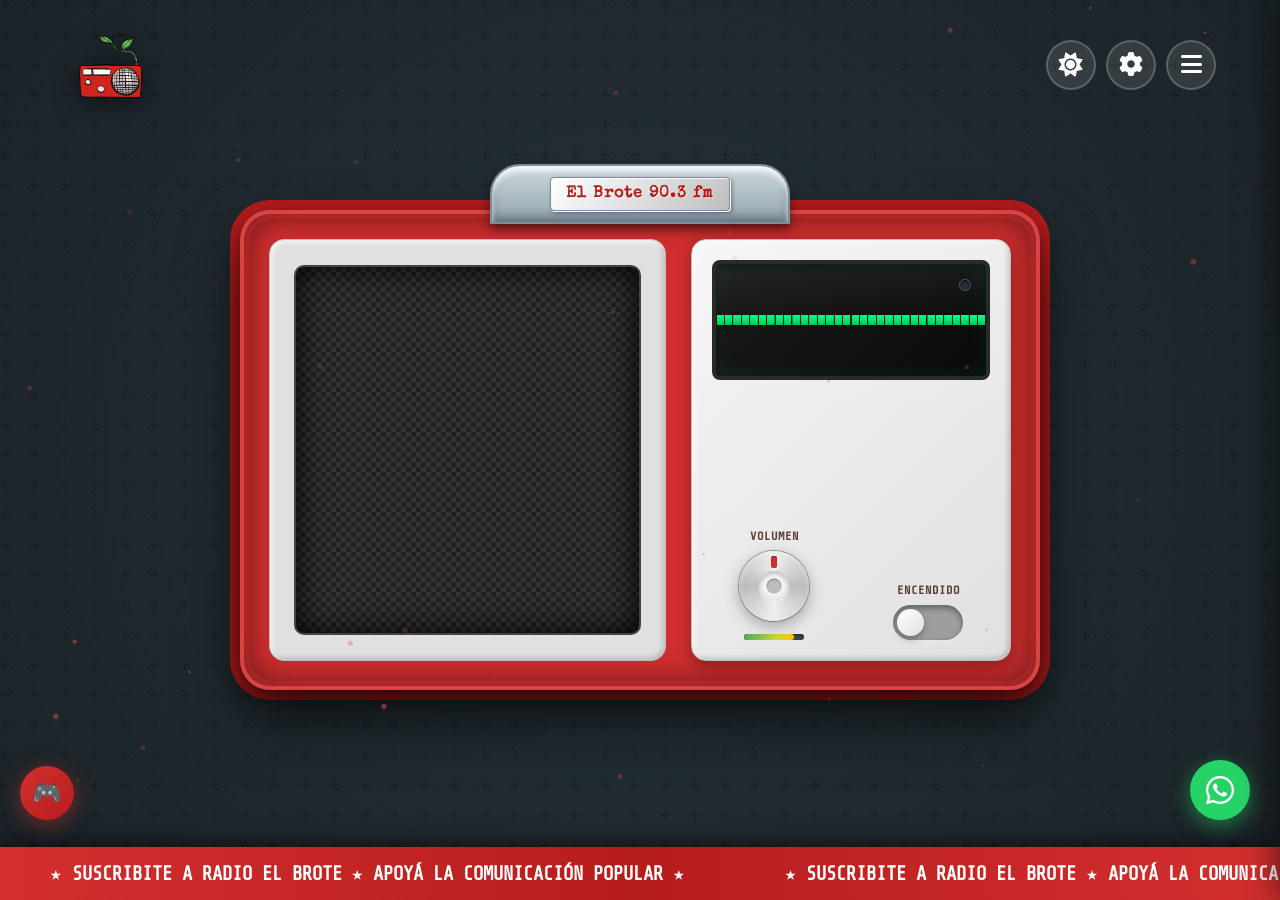
<file: index.html>
<!DOCTYPE html>
<html lang="es">
<head>
    <meta charset="UTF-8">
    <meta name="viewport" content="width=device-width, initial-scale=1.0">
    <meta name="description" content="Radio Comunitaria El Brote 90.3 FM - Comunicación Popular desde Villa Ciudad Parque">
    <meta name="keywords" content="radio comunitaria, el brote, 90.3 FM, Villa Ciudad Parque, comunicación popular, radio online">
    <meta name="author" content="nmftSTUDIO">
    <meta name="theme-color" content="#d32f2f">

    <!-- Open Graph -->
    <meta property="og:type" content="website">
    <meta property="og:url" content="https://elbrote.org/">
    <meta property="og:title" content="Radio Comunitaria El Brote - 90.3 FM">
    <meta property="og:description" content="Escuchá Radio El Brote en vivo. Comunicación Popular desde Villa Ciudad Parque">
    <meta property="og:image" content="https://elbrote.org/wp-content/uploads/2025/08/radio-comunitaria-elbrote-3.png">

    <!-- Twitter -->
    <meta property="twitter:card" content="summary_large_image">
    <meta property="twitter:url" content="https://elbrote.org/">
    <meta property="twitter:title" content="Radio Comunitaria El Brote - 90.3 FM">
    <meta property="twitter:description" content="Escuchá Radio El Brote en vivo. Comunicación Popular">
    <meta property="twitter:image" content="https://elbrote.org/wp-content/uploads/2025/08/radio-comunitaria-elbrote-3.png">

    <title>Radio Comunitaria El Brote - 90.3 FM</title>

    <!-- Fuentes -->
    <link href="https://fonts.googleapis.com/css2?family=Share+Tech+Mono&family=Special+Elite&display=swap" rel="stylesheet">
    <link rel="stylesheet" href="https://cdnjs.cloudflare.com/ajax/libs/font-awesome/6.4.0/css/all.min.css">

    <!-- Estilos propios -->
    <link rel="stylesheet" href="styles.css">
</head>

<body>

    <audio id="radio-stream" preload="none" crossorigin="anonymous">
        <source src="https://radios.solumedia.com:6260/stream" type="audio/mpeg">
        Tu navegador no soporta el elemento de audio.
    </audio>

    <canvas id="particles"></canvas>
    <div class="vintage-overlay"></div>

    <header>
        <div class="logo-area">
            <div class="logo-container">
                <a href="https://elbrote.org/" target="_blank" rel="noopener noreferrer"
                   style="text-decoration:none;display:block;background:transparent;">
                    <img src="LOGO.png" alt="Radio Comunitaria El Brote" class="logo-image" onerror="this.style.display='none'">
                </a>
            </div>
        </div>
        <div class="header-buttons">
            <button id="theme-toggle" aria-label="Cambiar tema" title="Cambiar tema">
                <i class="fas fa-moon"></i>
            </button>
            <button id="settings-btn" aria-label="Configuración" title="Configuración">
                <i class="fas fa-cog"></i>
            </button>
            <button id="menu-btn" aria-label="Menu" title="Menu">
                <i class="fas fa-bars"></i>
            </button>
        </div>
    </header>

    <!-- Indicador de conexión -->
    <div class="connection-indicator" id="connection-indicator">
        <div class="connection-dot" id="connection-dot"></div>
        <div class="connection-text">
            <div class="connection-status" id="connection-status">Conectando...</div>
            <div class="connection-stats" id="connection-stats">Cargando...</div>
            <div class="buffer-indicator">
                <div class="buffer-fill" id="buffer-fill"></div>
            </div>
        </div>
    </div>

    <main id="radio-container">
        <div class="radio-case">
            <div class="handle">
                <div class="logo-badge">El Brote 90.3 fm</div>
            </div>
            <div class="speaker-grill">
                <div class="mesh"></div>
            </div>
            <div class="control-panel">
                <div class="visualizer-display">
                    <canvas id="visualizer"></canvas>
                    <div class="visualizer-overlay">
                        <div class="frequency-label">90.3 FM</div>
                    </div>
                    <div class="on-light" id="on-light"></div>
                </div>
                <div class="knobs">
                    <div class="knob-group">
                        <label>VOLUMEN</label>
                        <div class="knob" id="volume-knob">
                            <div class="marker"></div>
                            <div class="knob-center"></div>
                        </div>
                        <div class="volume-indicator">
                            <div class="volume-bar" id="volume-bar"></div>
                        </div>
                    </div>
                    <div class="switch-group">
                        <label>ENCENDIDO</label>
                        <div class="toggle-switch" id="power-switch">
                            <div class="switch-lever"></div>
                        </div>
                    </div>
                </div>
            </div>
        </div>
    </main>

    <!-- Marquee -->
    <div class="marquee-container">
        <div class="marquee-content">
            <a href="https://elbrote.org/suscripcion" target="_blank">★ SUSCRIBITE A RADIO EL BROTE ★ APOYÁ LA COMUNICACIÓN POPULAR ★</a>
            <a href="https://elbrote.org/suscripcion" target="_blank">★ SUSCRIBITE A RADIO EL BROTE ★ APOYÁ LA COMUNICACIÓN POPULAR ★</a>
            <a href="https://elbrote.org/suscripcion" target="_blank">★ SUSCRIBITE A RADIO EL BROTE ★ APOYÁ LA COMUNICACIÓN POPULAR ★</a>
        </div>
    </div>

    <!-- Menú overlay -->
    <nav id="menu-overlay" class="hidden">
        <button id="close-menu" aria-label="Cerrar"><i class="fas fa-times"></i></button>
        <ul>
            <li><a href="https://elbrote.org/portal-de-noticias/" target="_blank" class="nav-item">NOTICIAS</a></li>
            <li><a href="https://elbrote.org/grilla-programacion/" target="_blank" class="nav-item">GRILLA</a></li>
            <li><a href="https://elbrote.org/podcasts/" target="_blank" class="nav-item">PODCAST</a></li>
            <li><a href="https://elbrote.org/publicidad/" target="_blank" class="nav-item">PUBLICIDAD</a></li>
            <li class="social-links">
                <a href="https://www.instagram.com/radiocomunitariaelbrote" target="_blank" aria-label="Instagram">
                    <i class="fab fa-instagram"></i>
                </a>
                <a href="https://www.facebook.com/RadioComunitariaElBrote" target="_blank" aria-label="Facebook">
                    <i class="fab fa-facebook"></i>
                </a>
                <a href="https://www.youtube.com/@RadioComunitariaElBrote" target="_blank" aria-label="YouTube">
                    <i class="fab fa-youtube"></i>
                </a>
            </li>
            <li class="menu-semilla-logo">
                <a href="https://elbrote.org/semilla-del-sur/" target="_blank" rel="noopener noreferrer" aria-label="Semilla del Sur">
                    <img src="logo-semilla.png" alt="Semilla del Sur" class="semilla-logo-img">
                </a>
            </li>
        </ul>
    </nav>

    <!-- Panel de configuración -->
    <aside id="settings-panel">
        <button id="close-settings" aria-label="Cerrar configuración">
            <i class="fas fa-times"></i>
        </button>
        <h2>⚙️ Configuración</h2>

        <div class="settings-group">
            <label for="visualizer-mode">Modo de Visualización</label>
            <select id="visualizer-mode">
                <option value="bars">Barras</option>
                <option value="wave">Onda</option>
                <option value="circular">Circular</option>
            </select>
        </div>

        <div class="settings-group">
            <label>Tema de Color</label>
            <div class="checkbox-wrapper">
                <input type="checkbox" id="theme-checkbox">
                <span>Modo Claro</span>
            </div>
        </div>

        <div class="settings-group" style="margin-top:40px;padding-top:20px;border-top:1px solid rgba(255,255,255,0.1);">
            <p style="color:#999;font-size:0.9rem;text-align:center;">
                Radio Comunitaria El Brote<br>90.3 FM<br>Versión 2.0.0
            </p>
            <a href="privacy-policy.html" target="_blank" rel="noopener noreferrer" class="privacy-link">
                <i class="fas fa-shield-alt"></i> Política de Privacidad
            </a>
        </div>

        <!-- Firma nmftSTUDIO -->
        <div class="nmft-signature">
            <a href="https://nmftstudio.great-site.net" target="_blank" rel="noopener noreferrer" class="nmft-link">
                <span class="nmft-text">nmft<strong>STUDIO</strong></span>
            </a>
            <p class="nmft-sub">Diseño &amp; Desarrollo</p>
        </div>
    </aside>

    <!-- Botón flotante WhatsApp -->
    <a href="https://wa.me/543546532523" class="whatsapp-float" target="_blank" aria-label="Contactar por WhatsApp">
        <i class="fab fa-whatsapp"></i>
    </a>

    <!-- Botón del juego (bottom-left) -->
    <button id="game-btn" class="game-float-btn" aria-label="Jugar Radio Runner" title="🎮 Radio Runner">
        🎮
    </button>

    <!-- Modal del juego -->
    <div id="game-modal" class="game-modal">
        <div class="game-modal-inner">
            <div class="game-modal-header">
                <span class="game-modal-title">📻 RADIO RUNNER</span>
                <div style="display:flex;align-items:center;gap:8px;">
                    <button id="game-mute-btn" class="game-mute-btn" aria-label="Silenciar juego" title="Silenciar sonidos del juego">
                        🔊
                    </button>
                    <button id="close-game" class="game-close-btn" aria-label="Cerrar juego">✕</button>
                </div>
            </div>
            <canvas id="game-canvas" width="480" height="220"></canvas>
            <div class="game-hint">
                ⬆ ESPACIO para saltar &nbsp;·&nbsp; Tocar en móvil &nbsp;·&nbsp; 🎵 Lo-Fi Music
            </div>
        </div>
    </div>

    <!-- game.js DEBE ir antes que app.js -->
    <script src="game.js"></script>
    <script src="app.js"></script>

</body>
</html>
</file>
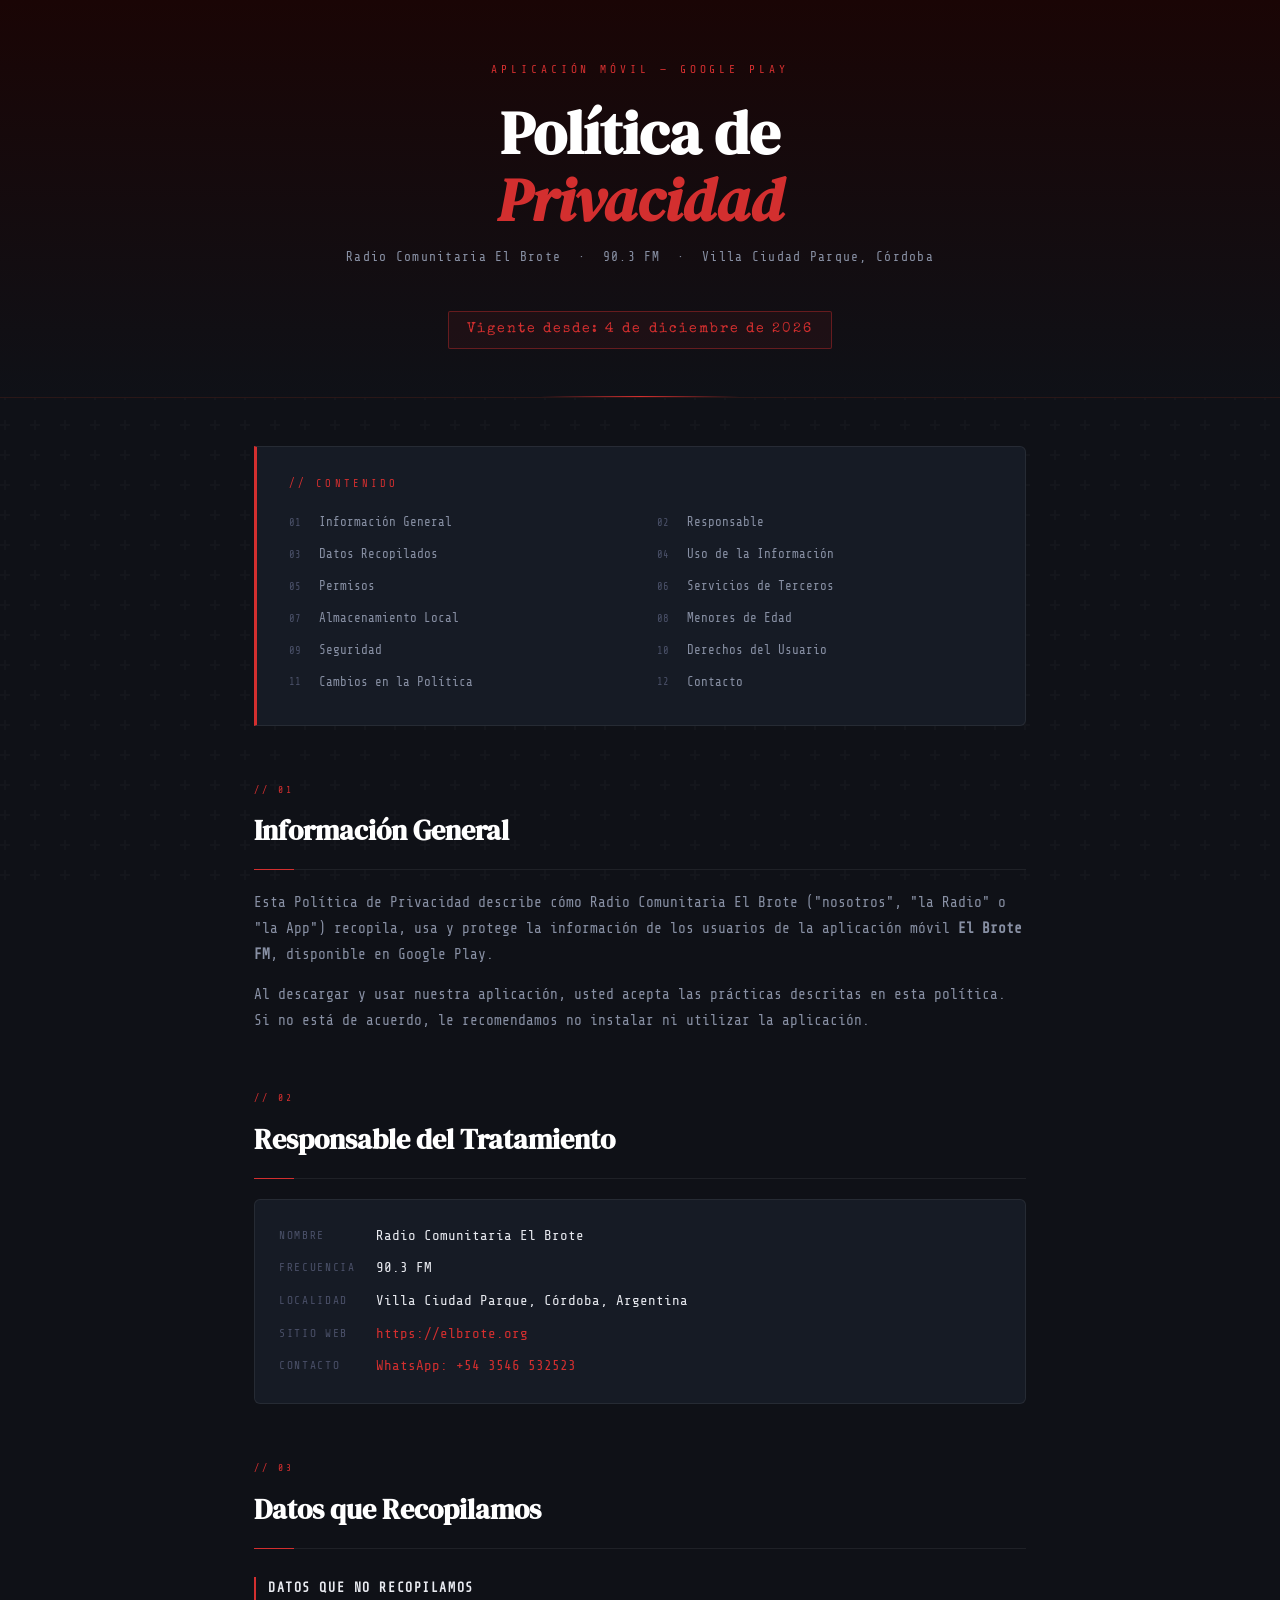
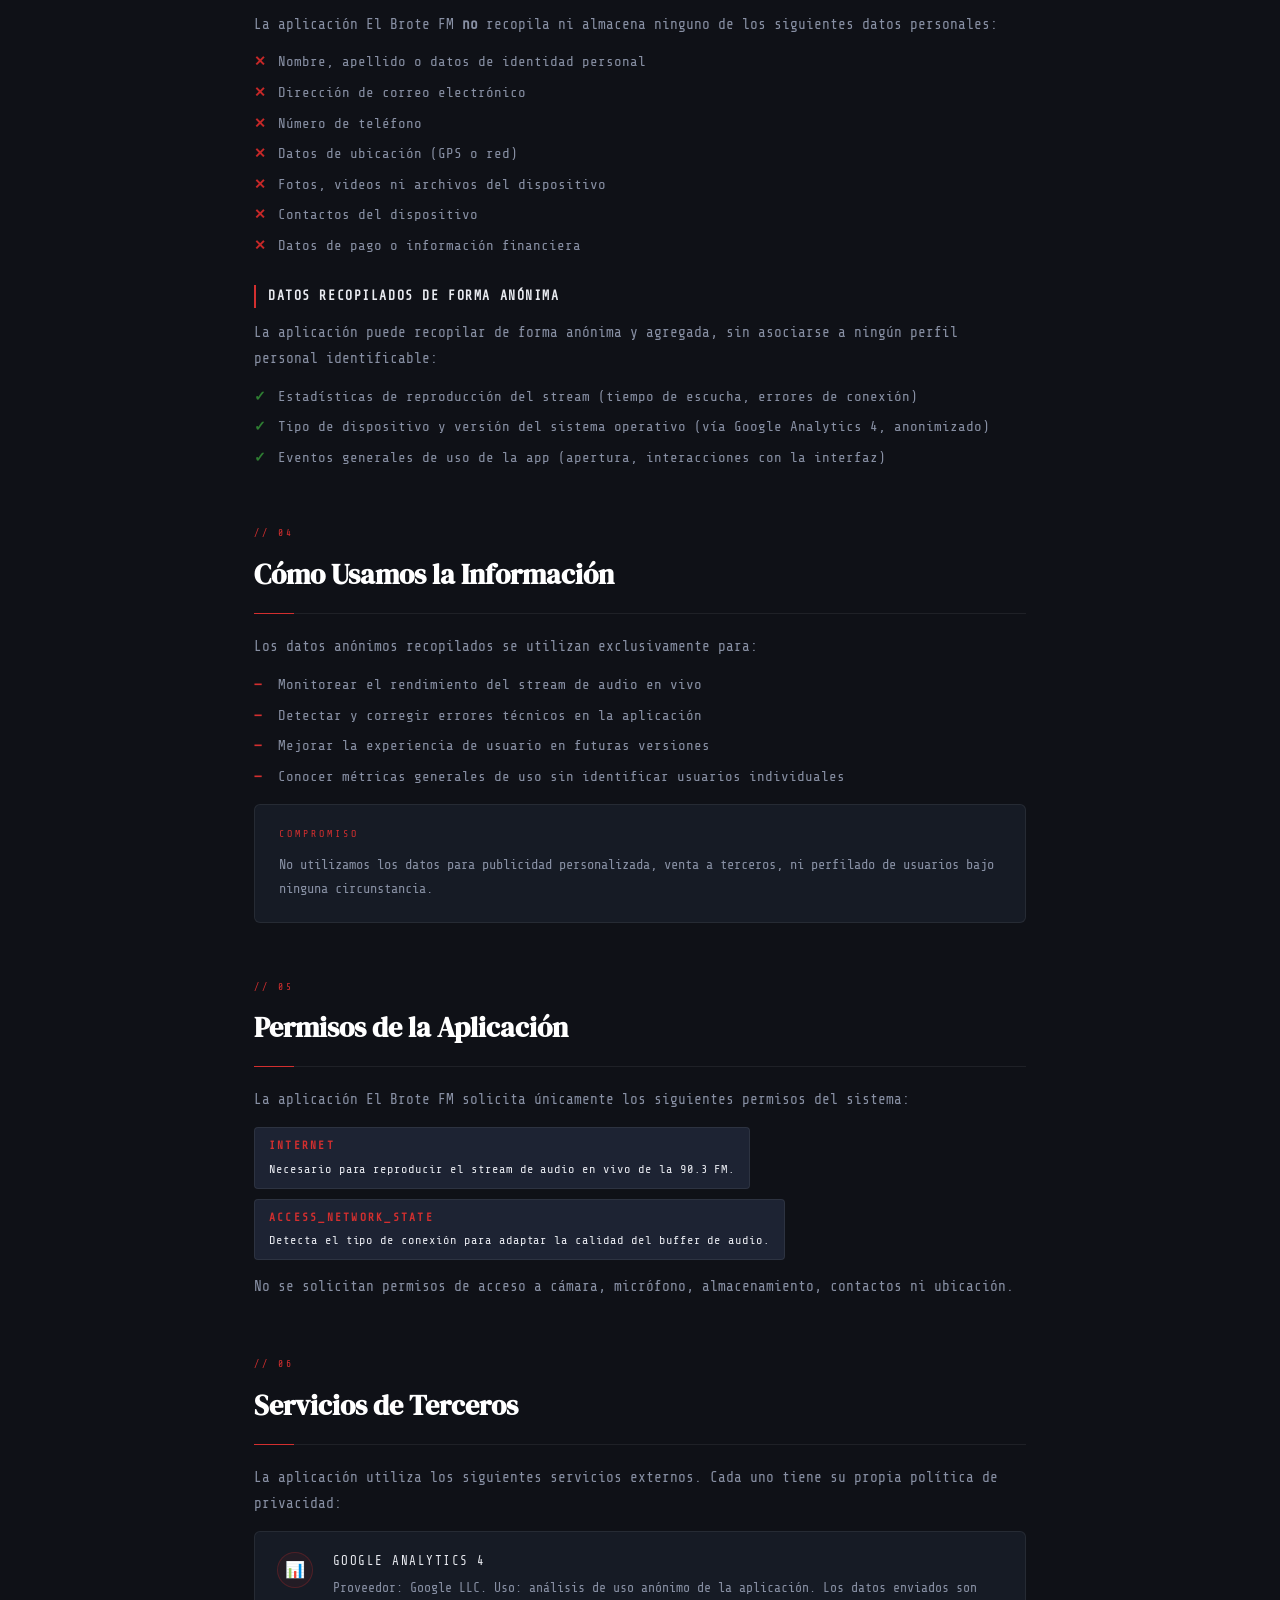
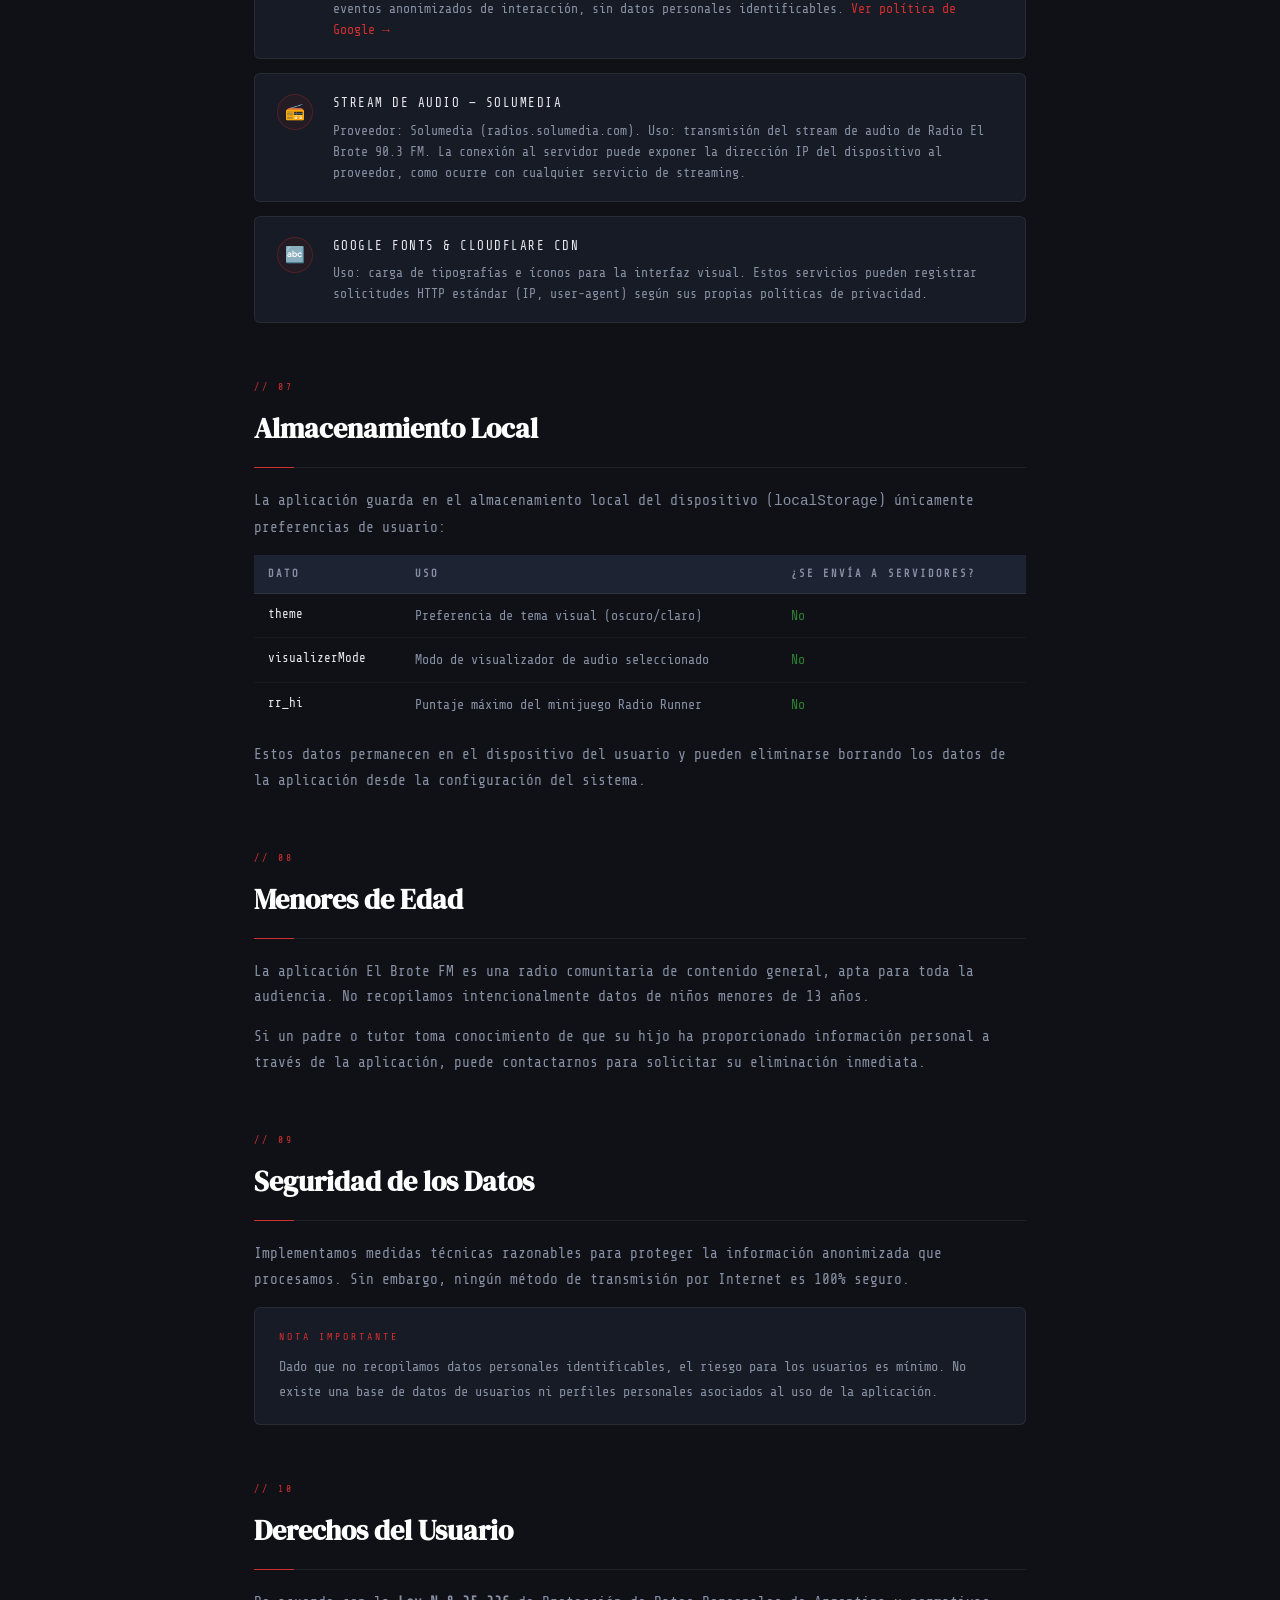
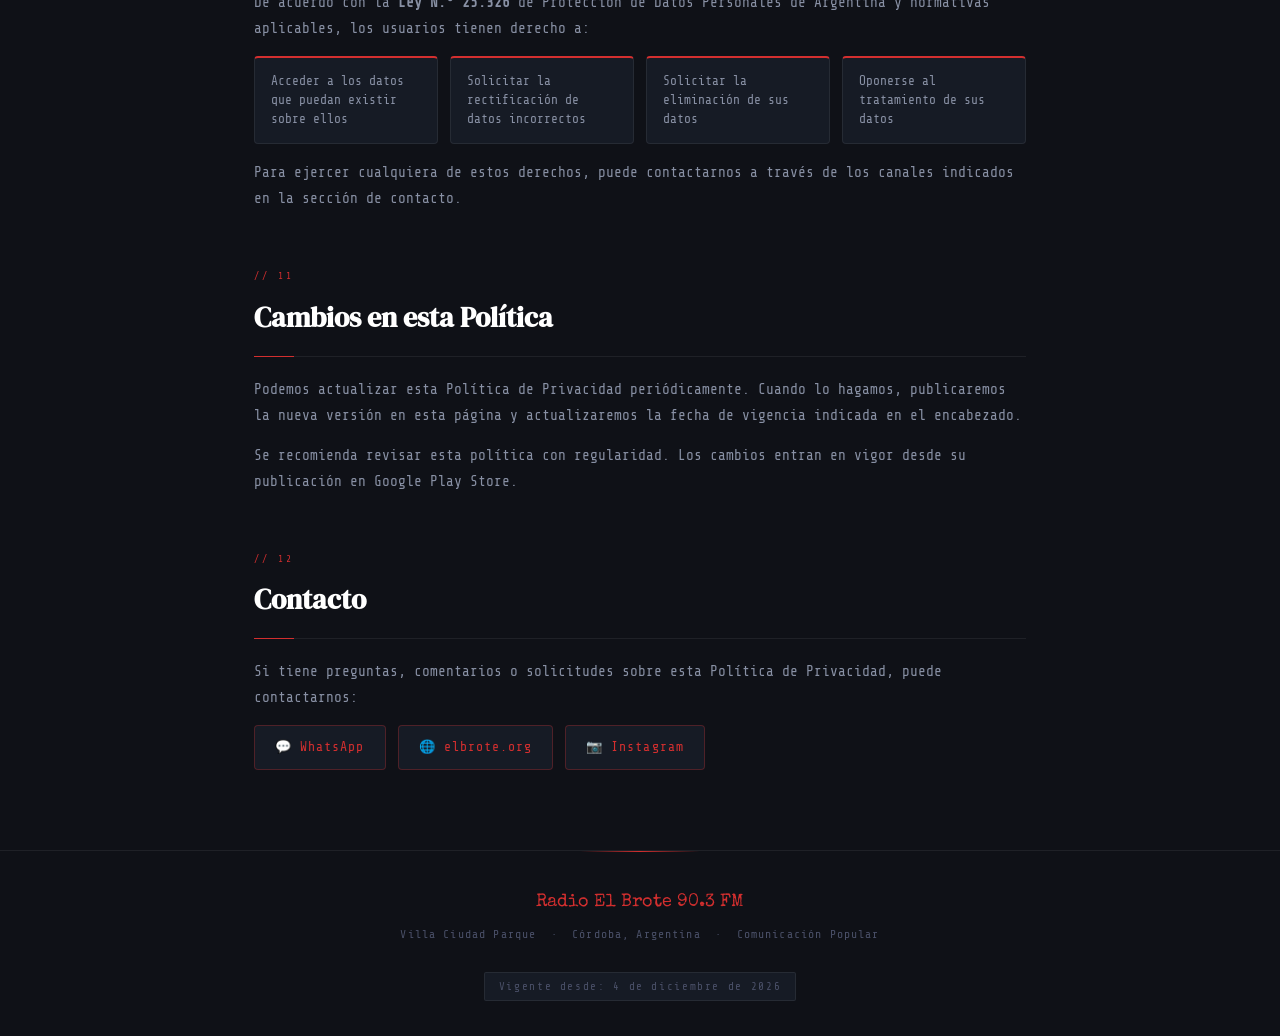
<file: privacy-policy.html>
<!DOCTYPE html>
<html lang="es">
<head>
    <meta charset="UTF-8">
    <meta name="viewport" content="width=device-width, initial-scale=1.0">
    <title>Política de Privacidad — Radio El Brote 90.3 FM</title>
    <meta name="description" content="Política de Privacidad de la aplicación Radio Comunitaria El Brote 90.3 FM">
    <link href="https://fonts.googleapis.com/css2?family=Share+Tech+Mono&family=Special+Elite&family=DM+Serif+Display:ital@0;1&display=swap" rel="stylesheet">
    <style>
        :root {
            --red:       #D32F2F;
            --red-dark:  #B71C1C;
            --red-glow:  rgba(211, 47, 47, 0.18);
            --red-pale:  rgba(211, 47, 47, 0.07);
            --bg:        #0f1117;
            --bg2:       #161b25;
            --bg3:       #1d2333;
            --border:    rgba(255,255,255,0.07);
            --text:      #e8eaf0;
            --text-dim:  #8890a4;
            --text-mute: #4a5068;
            --mono:      'Share Tech Mono', monospace;
            --serif:     'DM Serif Display', Georgia, serif;
            --stamp:     'Special Elite', cursive;
        }

        *, *::before, *::after { box-sizing: border-box; margin: 0; padding: 0; }

        html { scroll-behavior: smooth; }

        body {
            font-family: var(--mono);
            background-color: var(--bg);
            color: var(--text);
            line-height: 1.75;
            min-height: 100vh;
            overflow-x: hidden;
        }

        /* ── NOISE TEXTURE ── */
        body::before {
            content: '';
            position: fixed; inset: 0;
            background-image: url("data:image/svg+xml,%3Csvg width='60' height='60' viewBox='0 0 60 60' xmlns='http://www.w3.org/2000/svg'%3E%3Cg fill='none' fill-rule='evenodd'%3E%3Cg fill='%23ffffff' fill-opacity='0.025'%3E%3Cpath d='M36 34v-4h-2v4h-4v2h4v4h2v-4h4v-2h-4zm0-30V0h-2v4h-4v2h4v4h2V6h4V4h-4zM6 34v-4H4v4H0v2h4v4h2v-4h4v-2H6zM6 4V0H4v4H0v2h4v4h2V6h4V4H6z'/%3E%3C/g%3E%3C/g%3E%3C/svg%3E");
            pointer-events: none; z-index: 0;
        }

        /* ── HEADER ── */
        header {
            position: relative;
            background: linear-gradient(180deg, #1a0505 0%, var(--bg) 100%);
            border-bottom: 1px solid var(--border);
            padding: 60px 24px 48px;
            text-align: center;
            overflow: hidden;
        }
        header::after {
            content: '';
            position: absolute;
            bottom: 0; left: 50%; transform: translateX(-50%);
            width: 200px; height: 1px;
            background: linear-gradient(90deg, transparent, var(--red), transparent);
        }

        .header-eyebrow {
            font-family: var(--mono);
            font-size: 0.7rem;
            letter-spacing: 0.35em;
            color: var(--red);
            text-transform: uppercase;
            margin-bottom: 20px;
            opacity: 0;
            animation: fadeUp 0.6s ease forwards 0.1s;
        }

        .header-title {
            font-family: var(--serif);
            font-size: clamp(2.2rem, 6vw, 3.8rem);
            line-height: 1.1;
            color: #fff;
            margin-bottom: 12px;
            opacity: 0;
            animation: fadeUp 0.6s ease forwards 0.25s;
        }
        .header-title em {
            color: var(--red);
            font-style: italic;
        }

        .header-sub {
            font-family: var(--mono);
            font-size: 0.8rem;
            color: var(--text-dim);
            letter-spacing: 0.1em;
            opacity: 0;
            animation: fadeUp 0.6s ease forwards 0.4s;
        }

        .header-badge {
            display: inline-block;
            margin-top: 28px;
            padding: 6px 18px;
            border: 1px solid rgba(211,47,47,0.4);
            border-radius: 2px;
            background: var(--red-pale);
            font-family: var(--stamp);
            font-size: 0.85rem;
            color: var(--red);
            letter-spacing: 0.15em;
            opacity: 0;
            animation: fadeUp 0.6s ease forwards 0.55s;
        }

        /* ── LAYOUT ── */
        .container {
            position: relative; z-index: 1;
            max-width: 820px;
            margin: 0 auto;
            padding: 0 24px 80px;
        }

        /* ── TOC ── */
        .toc {
            margin: 48px 0 0;
            background: var(--bg2);
            border: 1px solid var(--border);
            border-left: 3px solid var(--red);
            border-radius: 0 6px 6px 0;
            padding: 28px 32px;
            opacity: 0;
            animation: fadeUp 0.5s ease forwards 0.7s;
        }
        .toc-title {
            font-family: var(--mono);
            font-size: 0.65rem;
            letter-spacing: 0.3em;
            color: var(--red);
            text-transform: uppercase;
            margin-bottom: 16px;
        }
        .toc ol {
            list-style: none;
            counter-reset: toc;
            display: grid;
            grid-template-columns: 1fr 1fr;
            gap: 4px 32px;
        }
        @media (max-width: 560px) { .toc ol { grid-template-columns: 1fr; } }
        .toc li { counter-increment: toc; }
        .toc a {
            color: var(--text-dim);
            text-decoration: none;
            font-size: 0.78rem;
            display: flex;
            align-items: center;
            gap: 8px;
            padding: 3px 0;
            transition: color 0.2s;
        }
        .toc a::before {
            content: counter(toc, decimal-leading-zero);
            color: var(--text-mute);
            font-size: 0.65rem;
            min-width: 22px;
        }
        .toc a:hover { color: var(--red); }

        /* ── SECTIONS ── */
        section {
            margin-top: 56px;
            opacity: 0;
            animation: fadeUp 0.5s ease forwards;
        }
        section:nth-child(1)  { animation-delay: 0.8s; }
        section:nth-child(2)  { animation-delay: 0.9s; }
        section:nth-child(3)  { animation-delay: 1.0s; }
        section:nth-child(4)  { animation-delay: 1.1s; }
        section:nth-child(5)  { animation-delay: 1.2s; }
        section:nth-child(6)  { animation-delay: 1.3s; }
        section:nth-child(7)  { animation-delay: 1.4s; }
        section:nth-child(8)  { animation-delay: 1.5s; }
        section:nth-child(9)  { animation-delay: 1.6s; }
        section:nth-child(10) { animation-delay: 1.7s; }
        section:nth-child(11) { animation-delay: 1.8s; }
        section:nth-child(12) { animation-delay: 1.9s; }

        .section-number {
            font-family: var(--mono);
            font-size: 0.6rem;
            letter-spacing: 0.3em;
            color: var(--red);
            text-transform: uppercase;
            margin-bottom: 8px;
            display: block;
        }
        h2 {
            font-family: var(--serif);
            font-size: clamp(1.3rem, 3vw, 1.75rem);
            color: #fff;
            margin-bottom: 20px;
            padding-bottom: 14px;
            border-bottom: 1px solid var(--border);
            position: relative;
        }
        h2::after {
            content: '';
            position: absolute;
            bottom: -1px; left: 0;
            width: 40px; height: 1px;
            background: var(--red);
        }

        h3 {
            font-family: var(--mono);
            font-size: 0.82rem;
            letter-spacing: 0.12em;
            color: var(--text);
            text-transform: uppercase;
            margin: 28px 0 12px;
            padding-left: 12px;
            border-left: 2px solid var(--red);
        }

        p {
            font-size: 0.9rem;
            color: var(--text-dim);
            margin-bottom: 14px;
            line-height: 1.8;
        }

        /* ── CARDS ── */
        .card {
            background: var(--bg2);
            border: 1px solid var(--border);
            border-radius: 6px;
            padding: 20px 24px;
            margin-bottom: 16px;
        }
        .card-label {
            font-size: 0.62rem;
            letter-spacing: 0.3em;
            color: var(--red);
            text-transform: uppercase;
            margin-bottom: 10px;
            display: block;
        }
        .card p { margin: 0; font-size: 0.85rem; }

        /* ── INFO GRID (responsable) ── */
        .info-grid {
            display: grid;
            grid-template-columns: auto 1fr;
            gap: 8px 20px;
            background: var(--bg2);
            border: 1px solid var(--border);
            border-radius: 6px;
            padding: 24px;
        }
        .info-key {
            font-size: 0.7rem;
            letter-spacing: 0.15em;
            color: var(--text-mute);
            text-transform: uppercase;
            white-space: nowrap;
            padding-top: 2px;
        }
        .info-val {
            font-size: 0.88rem;
            color: var(--text);
        }
        .info-val a { color: var(--red); text-decoration: none; }
        .info-val a:hover { text-decoration: underline; }

        /* ── LISTS ── */
        ul.check-list {
            list-style: none;
            display: flex;
            flex-direction: column;
            gap: 8px;
            margin-bottom: 16px;
        }
        ul.check-list li {
            font-size: 0.88rem;
            color: var(--text-dim);
            padding-left: 24px;
            position: relative;
            line-height: 1.6;
        }
        ul.check-list li::before {
            content: '—';
            position: absolute; left: 0;
            color: var(--red);
            font-weight: bold;
        }
        ul.check-list.no li::before { content: '✕'; color: #c62828; }
        ul.check-list.yes li::before { content: '✓'; color: #2e7d32; }

        /* ── PERMISSION PILLS ── */
        .permissions {
            display: flex;
            flex-wrap: wrap;
            gap: 10px;
            margin-bottom: 14px;
        }
        .perm {
            background: var(--bg3);
            border: 1px solid var(--border);
            border-radius: 4px;
            padding: 8px 14px;
            font-size: 0.75rem;
            letter-spacing: 0.08em;
        }
        .perm strong {
            display: block;
            color: var(--red);
            font-size: 0.7rem;
            letter-spacing: 0.2em;
            margin-bottom: 3px;
        }

        /* ── THIRD PARTY CARDS ── */
        .third-party {
            display: flex;
            flex-direction: column;
            gap: 14px;
        }
        .tp-card {
            background: var(--bg2);
            border: 1px solid var(--border);
            border-radius: 6px;
            padding: 18px 22px;
            display: grid;
            grid-template-columns: auto 1fr;
            gap: 0 20px;
        }
        .tp-icon {
            width: 36px; height: 36px;
            background: var(--red-pale);
            border: 1px solid rgba(211,47,47,0.25);
            border-radius: 50%;
            display: flex; align-items: center; justify-content: center;
            font-size: 1rem;
            margin-top: 2px;
        }
        .tp-name {
            font-family: var(--mono);
            font-size: 0.78rem;
            letter-spacing: 0.12em;
            color: var(--text);
            text-transform: uppercase;
            margin-bottom: 5px;
        }
        .tp-desc {
            font-size: 0.82rem;
            color: var(--text-dim);
            line-height: 1.6;
            margin: 0;
        }
        .tp-desc a { color: var(--red); text-decoration: none; }
        .tp-desc a:hover { text-decoration: underline; }

        /* ── STORAGE TABLE ── */
        .storage-table {
            width: 100%;
            border-collapse: collapse;
            font-size: 0.83rem;
            margin-bottom: 16px;
        }
        .storage-table th {
            background: var(--bg3);
            color: var(--text-dim);
            font-size: 0.65rem;
            letter-spacing: 0.2em;
            text-transform: uppercase;
            text-align: left;
            padding: 10px 14px;
            border-bottom: 1px solid var(--border);
        }
        .storage-table td {
            padding: 10px 14px;
            border-bottom: 1px solid rgba(255,255,255,0.04);
            color: var(--text-dim);
            vertical-align: top;
        }
        .storage-table td:first-child { color: var(--text); font-family: var(--mono); font-size: 0.78rem; }
        .storage-table tr:last-child td { border-bottom: none; }
        .storage-table tbody tr:hover td { background: rgba(255,255,255,0.02); }

        /* ── RIGHTS GRID ── */
        .rights-grid {
            display: grid;
            grid-template-columns: repeat(auto-fill, minmax(180px, 1fr));
            gap: 12px;
            margin-bottom: 16px;
        }
        .right-item {
            background: var(--bg2);
            border: 1px solid var(--border);
            border-top: 2px solid var(--red);
            border-radius: 4px;
            padding: 14px 16px;
            font-size: 0.8rem;
            color: var(--text-dim);
            line-height: 1.5;
        }

        /* ── CONTACT LINKS ── */
        .contact-links {
            display: flex;
            flex-wrap: wrap;
            gap: 12px;
        }
        .contact-link {
            display: inline-flex;
            align-items: center;
            gap: 8px;
            padding: 10px 20px;
            background: var(--bg2);
            border: 1px solid rgba(211,47,47,0.3);
            border-radius: 4px;
            color: var(--red);
            text-decoration: none;
            font-size: 0.82rem;
            letter-spacing: 0.08em;
            transition: all 0.2s;
        }
        .contact-link:hover {
            background: var(--red-pale);
            border-color: var(--red);
            transform: translateY(-2px);
        }

        /* ── FOOTER ── */
        footer {
            position: relative; z-index: 1;
            border-top: 1px solid var(--border);
            padding: 36px 24px;
            text-align: center;
        }
        footer::before {
            content: '';
            position: absolute;
            top: 0; left: 50%; transform: translateX(-50%);
            width: 120px; height: 1px;
            background: linear-gradient(90deg, transparent, var(--red), transparent);
        }
        .footer-logo {
            font-family: var(--stamp);
            font-size: 1.1rem;
            color: var(--red);
            margin-bottom: 6px;
        }
        .footer-meta {
            font-size: 0.72rem;
            color: var(--text-mute);
            letter-spacing: 0.1em;
        }
        .footer-date {
            display: inline-block;
            margin-top: 12px;
            padding: 4px 14px;
            background: var(--bg2);
            border: 1px solid var(--border);
            border-radius: 2px;
            font-size: 0.68rem;
            color: var(--text-mute);
            letter-spacing: 0.15em;
        }

        /* ── ANIMATIONS ── */
        @keyframes fadeUp {
            from { opacity: 0; transform: translateY(18px); }
            to   { opacity: 1; transform: translateY(0); }
        }

        /* ── SCROLL INDICATOR ── */
        .scroll-bar {
            position: fixed;
            top: 0; left: 0;
            height: 3px;
            background: var(--red);
            z-index: 100;
            width: 0%;
            transition: width 0.1s linear;
            box-shadow: 0 0 8px var(--red);
        }

        /* ── RESPONSIVE ── */
        @media (max-width: 600px) {
            .info-grid { grid-template-columns: 1fr; gap: 4px; }
            .info-key { margin-top: 8px; }
            .tp-card { grid-template-columns: 1fr; }
            .tp-icon { display: none; }
        }
    </style>
</head>
<body>

<div class="scroll-bar" id="scrollBar"></div>

<header>
    <p class="header-eyebrow">Aplicación Móvil — Google Play</p>
    <h1 class="header-title">Política de<br><em>Privacidad</em></h1>
    <p class="header-sub">Radio Comunitaria El Brote &nbsp;·&nbsp; 90.3 FM &nbsp;·&nbsp; Villa Ciudad Parque, Córdoba</p>
    <span class="header-badge">Vigente desde: <span id="currentDate"></span></span>
</header>

<div class="container">

    <nav class="toc" aria-label="Tabla de contenidos">
        <p class="toc-title">// Contenido</p>
        <ol>
            <li><a href="#s1">Información General</a></li>
            <li><a href="#s2">Responsable</a></li>
            <li><a href="#s3">Datos Recopilados</a></li>
            <li><a href="#s4">Uso de la Información</a></li>
            <li><a href="#s5">Permisos</a></li>
            <li><a href="#s6">Servicios de Terceros</a></li>
            <li><a href="#s7">Almacenamiento Local</a></li>
            <li><a href="#s8">Menores de Edad</a></li>
            <li><a href="#s9">Seguridad</a></li>
            <li><a href="#s10">Derechos del Usuario</a></li>
            <li><a href="#s11">Cambios en la Política</a></li>
            <li><a href="#s12">Contacto</a></li>
        </ol>
    </nav>

    <!-- 1 -->
    <section id="s1">
        <span class="section-number">// 01</span>
        <h2>Información General</h2>
        <p>Esta Política de Privacidad describe cómo Radio Comunitaria El Brote ("nosotros", "la Radio" o "la App") recopila, usa y protege la información de los usuarios de la aplicación móvil <strong>El Brote FM</strong>, disponible en Google Play.</p>
        <p>Al descargar y usar nuestra aplicación, usted acepta las prácticas descritas en esta política. Si no está de acuerdo, le recomendamos no instalar ni utilizar la aplicación.</p>
    </section>

    <!-- 2 -->
    <section id="s2">
        <span class="section-number">// 02</span>
        <h2>Responsable del Tratamiento</h2>
        <div class="info-grid">
            <span class="info-key">Nombre</span>
            <span class="info-val">Radio Comunitaria El Brote</span>
            <span class="info-key">Frecuencia</span>
            <span class="info-val">90.3 FM</span>
            <span class="info-key">Localidad</span>
            <span class="info-val">Villa Ciudad Parque, Córdoba, Argentina</span>
            <span class="info-key">Sitio web</span>
            <span class="info-val"><a href="https://elbrote.org" target="_blank" rel="noopener">https://elbrote.org</a></span>
            <span class="info-key">Contacto</span>
            <span class="info-val"><a href="https://wa.me/543546532523" target="_blank" rel="noopener">WhatsApp: +54 3546 532523</a></span>
        </div>
    </section>

    <!-- 3 -->
    <section id="s3">
        <span class="section-number">// 03</span>
        <h2>Datos que Recopilamos</h2>
        <h3>Datos que NO recopilamos</h3>
        <p>La aplicación El Brote FM <strong>no</strong> recopila ni almacena ninguno de los siguientes datos personales:</p>
        <ul class="check-list no">
            <li>Nombre, apellido o datos de identidad personal</li>
            <li>Dirección de correo electrónico</li>
            <li>Número de teléfono</li>
            <li>Datos de ubicación (GPS o red)</li>
            <li>Fotos, videos ni archivos del dispositivo</li>
            <li>Contactos del dispositivo</li>
            <li>Datos de pago o información financiera</li>
        </ul>

        <h3>Datos recopilados de forma anónima</h3>
        <p>La aplicación puede recopilar de forma anónima y agregada, sin asociarse a ningún perfil personal identificable:</p>
        <ul class="check-list yes">
            <li>Estadísticas de reproducción del stream (tiempo de escucha, errores de conexión)</li>
            <li>Tipo de dispositivo y versión del sistema operativo (vía Google Analytics 4, anonimizado)</li>
            <li>Eventos generales de uso de la app (apertura, interacciones con la interfaz)</li>
        </ul>
    </section>

    <!-- 4 -->
    <section id="s4">
        <span class="section-number">// 04</span>
        <h2>Cómo Usamos la Información</h2>
        <p>Los datos anónimos recopilados se utilizan exclusivamente para:</p>
        <ul class="check-list">
            <li>Monitorear el rendimiento del stream de audio en vivo</li>
            <li>Detectar y corregir errores técnicos en la aplicación</li>
            <li>Mejorar la experiencia de usuario en futuras versiones</li>
            <li>Conocer métricas generales de uso sin identificar usuarios individuales</li>
        </ul>
        <div class="card">
            <span class="card-label">Compromiso</span>
            <p>No utilizamos los datos para publicidad personalizada, venta a terceros, ni perfilado de usuarios bajo ninguna circunstancia.</p>
        </div>
    </section>

    <!-- 5 -->
    <section id="s5">
        <span class="section-number">// 05</span>
        <h2>Permisos de la Aplicación</h2>
        <p>La aplicación El Brote FM solicita únicamente los siguientes permisos del sistema:</p>
        <div class="permissions">
            <div class="perm">
                <strong>INTERNET</strong>
                Necesario para reproducir el stream de audio en vivo de la 90.3 FM.
            </div>
            <div class="perm">
                <strong>ACCESS_NETWORK_STATE</strong>
                Detecta el tipo de conexión para adaptar la calidad del buffer de audio.
            </div>
        </div>
        <p>No se solicitan permisos de acceso a cámara, micrófono, almacenamiento, contactos ni ubicación.</p>
    </section>

    <!-- 6 -->
    <section id="s6">
        <span class="section-number">// 06</span>
        <h2>Servicios de Terceros</h2>
        <p>La aplicación utiliza los siguientes servicios externos. Cada uno tiene su propia política de privacidad:</p>
        <div class="third-party">
            <div class="tp-card">
                <div class="tp-icon">📊</div>
                <div>
                    <p class="tp-name">Google Analytics 4</p>
                    <p class="tp-desc">Proveedor: Google LLC. Uso: análisis de uso anónimo de la aplicación. Los datos enviados son eventos anonimizados de interacción, sin datos personales identificables. <a href="https://policies.google.com/privacy" target="_blank" rel="noopener">Ver política de Google →</a></p>
                </div>
            </div>
            <div class="tp-card">
                <div class="tp-icon">📻</div>
                <div>
                    <p class="tp-name">Stream de Audio — Solumedia</p>
                    <p class="tp-desc">Proveedor: Solumedia (radios.solumedia.com). Uso: transmisión del stream de audio de Radio El Brote 90.3 FM. La conexión al servidor puede exponer la dirección IP del dispositivo al proveedor, como ocurre con cualquier servicio de streaming.</p>
                </div>
            </div>
            <div class="tp-card">
                <div class="tp-icon">🔤</div>
                <div>
                    <p class="tp-name">Google Fonts &amp; Cloudflare CDN</p>
                    <p class="tp-desc">Uso: carga de tipografías e íconos para la interfaz visual. Estos servicios pueden registrar solicitudes HTTP estándar (IP, user-agent) según sus propias políticas de privacidad.</p>
                </div>
            </div>
        </div>
    </section>

    <!-- 7 -->
    <section id="s7">
        <span class="section-number">// 07</span>
        <h2>Almacenamiento Local</h2>
        <p>La aplicación guarda en el almacenamiento local del dispositivo (<code>localStorage</code>) únicamente preferencias de usuario:</p>
        <table class="storage-table">
            <thead>
                <tr>
                    <th>Dato</th>
                    <th>Uso</th>
                    <th>¿Se envía a servidores?</th>
                </tr>
            </thead>
            <tbody>
                <tr>
                    <td>theme</td>
                    <td>Preferencia de tema visual (oscuro/claro)</td>
                    <td style="color:#2e7d32;">No</td>
                </tr>
                <tr>
                    <td>visualizerMode</td>
                    <td>Modo de visualizador de audio seleccionado</td>
                    <td style="color:#2e7d32;">No</td>
                </tr>
                <tr>
                    <td>rr_hi</td>
                    <td>Puntaje máximo del minijuego Radio Runner</td>
                    <td style="color:#2e7d32;">No</td>
                </tr>
            </tbody>
        </table>
        <p>Estos datos permanecen en el dispositivo del usuario y pueden eliminarse borrando los datos de la aplicación desde la configuración del sistema.</p>
    </section>

    <!-- 8 -->
    <section id="s8">
        <span class="section-number">// 08</span>
        <h2>Menores de Edad</h2>
        <p>La aplicación El Brote FM es una radio comunitaria de contenido general, apta para toda la audiencia. No recopilamos intencionalmente datos de niños menores de 13 años.</p>
        <p>Si un padre o tutor toma conocimiento de que su hijo ha proporcionado información personal a través de la aplicación, puede contactarnos para solicitar su eliminación inmediata.</p>
    </section>

    <!-- 9 -->
    <section id="s9">
        <span class="section-number">// 09</span>
        <h2>Seguridad de los Datos</h2>
        <p>Implementamos medidas técnicas razonables para proteger la información anonimizada que procesamos. Sin embargo, ningún método de transmisión por Internet es 100% seguro.</p>
        <div class="card">
            <span class="card-label">Nota importante</span>
            <p>Dado que no recopilamos datos personales identificables, el riesgo para los usuarios es mínimo. No existe una base de datos de usuarios ni perfiles personales asociados al uso de la aplicación.</p>
        </div>
    </section>

    <!-- 10 -->
    <section id="s10">
        <span class="section-number">// 10</span>
        <h2>Derechos del Usuario</h2>
        <p>De acuerdo con la <strong>Ley N.° 25.326</strong> de Protección de Datos Personales de Argentina y normativas aplicables, los usuarios tienen derecho a:</p>
        <div class="rights-grid">
            <div class="right-item">Acceder a los datos que puedan existir sobre ellos</div>
            <div class="right-item">Solicitar la rectificación de datos incorrectos</div>
            <div class="right-item">Solicitar la eliminación de sus datos</div>
            <div class="right-item">Oponerse al tratamiento de sus datos</div>
        </div>
        <p>Para ejercer cualquiera de estos derechos, puede contactarnos a través de los canales indicados en la sección de contacto.</p>
    </section>

    <!-- 11 -->
    <section id="s11">
        <span class="section-number">// 11</span>
        <h2>Cambios en esta Política</h2>
        <p>Podemos actualizar esta Política de Privacidad periódicamente. Cuando lo hagamos, publicaremos la nueva versión en esta página y actualizaremos la fecha de vigencia indicada en el encabezado.</p>
        <p>Se recomienda revisar esta política con regularidad. Los cambios entran en vigor desde su publicación en Google Play Store.</p>
    </section>

    <!-- 12 -->
    <section id="s12">
        <span class="section-number">// 12</span>
        <h2>Contacto</h2>
        <p>Si tiene preguntas, comentarios o solicitudes sobre esta Política de Privacidad, puede contactarnos:</p>
        <div class="contact-links">
            <a href="https://wa.me/543546532523" class="contact-link" target="_blank" rel="noopener">
                💬 WhatsApp
            </a>
            <a href="https://elbrote.org" class="contact-link" target="_blank" rel="noopener">
                🌐 elbrote.org
            </a>
            <a href="https://www.instagram.com/radiocomunitariaelbrote" class="contact-link" target="_blank" rel="noopener">
                📷 Instagram
            </a>
        </div>
    </section>

</div>

<footer>
    <p class="footer-logo">Radio El Brote 90.3 FM</p>
    <p class="footer-meta">Villa Ciudad Parque &nbsp;·&nbsp; Córdoba, Argentina &nbsp;·&nbsp; Comunicación Popular</p>
    <span class="footer-date" id="footerDate"></span>
</footer>

<script>
    // Fecha actual
    const opts = { day: 'numeric', month: 'long', year: 'numeric' };
    const fecha = new Date().toLocaleDateString('es-AR', opts);
    document.getElementById('currentDate').textContent = fecha;
    document.getElementById('footerDate').textContent = 'Vigente desde: ' + fecha;

    // Barra de scroll
    window.addEventListener('scroll', () => {
        const el = document.getElementById('scrollBar');
        const scrolled = (window.scrollY / (document.documentElement.scrollHeight - window.innerHeight)) * 100;
        el.style.width = Math.min(scrolled, 100) + '%';
    });
</script>
</body>
</html>
</file>
<file: styles.css>
/* ============================================
   Theme Variables
   ============================================ */
:root,
:root[data-theme="dark"] {
    /* Red Radio Palette */
    --case-color: #d32f2f;
    --case-shadow: #b71c1c;
    --front-panel: #e0e0e0;
    --speaker-mesh: #212121;
    --highlight: #fff;
    --text-color: #212121;
    --indicator-off: #424242;
    --indicator-on: #ffeb3b;
    --knob-color: #d7ccc8;
    --gold-accent: #ffb300;
    --bg-primary: #263238;
    --bg-secondary: #37474f;
    --overlay-opacity: 0.4;
    --menu-bg: rgba(38, 50, 56, 0.98);
    --menu-text: #fff;
    --button-bg: rgba(255, 255, 255, 0.1);
    --button-border: rgba(255, 255, 255, 0.2);
}

:root[data-theme="light"] {
    --case-color: #ef5350;
    --case-shadow: #e53935;
    --front-panel: #fafafa;
    --speaker-mesh: #424242;
    --bg-primary: #eceff1;
    --bg-secondary: #cfd8dc;
    --overlay-opacity: 0.2;
    --menu-bg: rgba(255, 255, 255, 0.98);
    --menu-text: #212121;
    --button-bg: rgba(0, 0, 0, 0.1);
    --button-border: rgba(0, 0, 0, 0.2);
}

* {
    box-sizing: border-box;
    margin: 0;
    padding: 0;
}

body {
    font-family: 'Share Tech Mono', monospace;
    background-color: var(--bg-primary);
    background-image:
        radial-gradient(circle at 50% 50%, rgba(0, 0, 0, 0) 0%, rgba(0, 0, 0, 0.3) 100%),
        url("data:image/svg+xml,%3Csvg width='60' height='60' viewBox='0 0 60 60' xmlns='http://www.w3.org/2000/svg'%3E%3Cg fill='none' fill-rule='evenodd'%3E%3Cg fill='%23000000' fill-opacity='0.15'%3E%3Cpath d='M36 34v-4h-2v4h-4v2h4v4h2v-4h4v-2h-4zm0-30V0h-2v4h-4v2h4v4h2V6h4V4h-4zM6 34v-4H4v4H0v2h4v4h2v-4h4v-2H6zM6 4V0H4v4H0v2h4v4h2V6h4V4H6z'/%3E%3C/g%3E%3C/g%3E%3C/svg%3E");
    display: flex;
    flex-direction: column;
    align-items: center;
    justify-content: center;
    min-height: 100vh;
    overflow: hidden;
    color: var(--text-color);
    opacity: 0;
    animation: fadeIn 0.8s ease-out forwards;
    transition: background-color 0.3s ease;
}

@keyframes fadeIn {
    to {
        opacity: 1;
    }
}

#particles {
    position: fixed;
    top: 0;
    left: 0;
    width: 100%;
    height: 100%;
    z-index: 5;
    pointer-events: none;
}

.vintage-overlay {
    position: fixed;
    top: 0;
    left: 0;
    width: 100%;
    height: 100%;
    background: url('https://www.transparenttextures.com/patterns/dust.png');
    opacity: var(--overlay-opacity);
    pointer-events: none;
    z-index: 10;
    mix-blend-mode: overlay;
    transition: opacity 0.3s ease;
}
html, body {
    /* Evita que el usuario pueda arrastrar la pantalla hacia abajo y ver fondo vacío */
    overscroll-behavior-y: contain;
    /* Evita que se seleccionen textos por error al tocar botones */
    user-select: none;
    -webkit-tap-highlight-color: transparent;
}

header {
    position: absolute;
    top: 20px;
    width: 90%;
    display: flex;
    justify-content: space-between;
    align-items: center;
    z-index: 20;
    gap: 15px;
}

.header-buttons {
    display: flex;
    gap: 10px;
    align-items: center;
}

.logo-container {
    display: flex;
    align-items: center;
    gap: 15px;
    animation: fadeInDown 1s ease-out;
    background: transparent;
    padding: 10px;
    border-radius: 15px;
}

@keyframes fadeInDown {
    from {
        opacity: 0;
        transform: translateY(-30px);
    }

    to {
        opacity: 1;
        transform: translateY(0);
    }
}

.logo-image {
    height: 70px;
    width: auto;
    filter: drop-shadow(0 4px 12px rgba(0, 0, 0, 0.5));
    transition: all 0.3s ease;
    background: transparent !important;
    animation: logoFloat 4s ease-in-out infinite;
    display: block;
    mix-blend-mode: screen;
}

@keyframes logoFloat {

    0%,
    100% {
        transform: translateY(0) rotate(0);
    }

    50% {
        transform: translateY(-10px) rotate(1deg);
    }
}

.logo-image:hover {
    filter: drop-shadow(3px 3px 12px rgba(239, 83, 80, 0.8));
    transform: scale(1.1) !important;
    animation-play-state: paused;
}

/* En modo claro el fondo del logo es negro: usar multiply sobre fondo claro */
:root[data-theme="light"] .logo-image {
    mix-blend-mode: multiply;
}

#menu-btn,
#theme-toggle,
#settings-btn,
#share-btn {
    background: var(--button-bg);
    border: 2px solid var(--button-border);
    border-radius: 50%;
    width: 50px;
    height: 50px;
    font-size: 1.5rem;
    color: #fff;
    cursor: pointer;
    transition: all 0.3s cubic-bezier(0.175, 0.885, 0.32, 1.275);
    backdrop-filter: blur(10px);
}

#menu-btn:hover,
#theme-toggle:hover,
#settings-btn:hover,
#share-btn:hover {
    background: #ef5350;
    transform: scale(1.1);
    border-color: #ef5350;
    box-shadow: 0 0 20px rgba(239, 83, 80, 0.6);
}

#theme-toggle:hover {
    transform: scale(1.1) rotate(180deg);
}

#menu-btn:hover,
#settings-btn:hover {
    transform: scale(1.1) rotate(90deg);
}

.radio-case {
    width: 800px;
    max-width: 95vw;
    height: 480px;
    background: var(--case-color);
    border-radius: 30px;
    padding: 25px;
    box-shadow:
        inset 0 0 40px rgba(0, 0, 0, 0.4),
        0 30px 60px rgba(0, 0, 0, 0.6),
        0 10px 20px rgba(0, 0, 0, 0.4),
        0 0 0 10px var(--case-shadow);
    display: flex;
    position: relative;
    border: 4px solid rgba(255, 255, 255, 0.1);
    animation: float 6s ease-in-out infinite;
}

@keyframes float {

    0%,
    100% {
        transform: translateY(0) rotate(0deg);
    }

    25% {
        transform: translateY(-8px) rotate(-1deg);
    }

    50% {
        transform: translateY(-10px) rotate(0deg);
    }

    75% {
        transform: translateY(-8px) rotate(1deg);
    }
}

.radio-case::after {
    content: '';
    position: absolute;
    top: 5px;
    right: 5px;
    bottom: 5px;
    left: 5px;
    border-radius: 25px;
    box-shadow: inset 0 0 20px rgba(0, 0, 0, 0.2);
    pointer-events: none;
    z-index: 5;
}

.handle {
    position: absolute;
    top: -50px;
    left: 50%;
    transform: translateX(-50%);
    width: 300px;
    height: 60px;
    background: linear-gradient(to bottom, #cfd8dc, #90a4ae);
    border-radius: 30px 30px 0 0;
    z-index: 10;
    box-shadow:
        inset 0 5px 5px rgba(255, 255, 255, 0.8),
        inset 0 -5px 10px rgba(0, 0, 0, 0.3),
        0 5px 10px rgba(0, 0, 0, 0.5);
    border: 2px solid #78909c;
}

.speaker-grill {
    flex: 1;
    background: var(--front-panel);
    border-radius: 15px;
    margin-right: 25px;
    position: relative;
    overflow: hidden;
    box-shadow:
        inset 2px 2px 5px rgba(255, 255, 255, 0.8),
        inset -2px -2px 5px rgba(0, 0, 0, 0.2);
    display: flex;
    justify-content: center;
    align-items: center;
    border: 1px solid #bdbdbd;
}

.mesh {
    width: 88%;
    height: 88%;
    background-color: var(--speaker-mesh);
    background-image:
        linear-gradient(45deg, #333 25%, transparent 25%, transparent 75%, #333 75%, #333),
        linear-gradient(45deg, #333 25%, transparent 25%, transparent 75%, #333 75%, #333);
    background-size: 10px 10px;
    background-position: 0 0, 5px 5px;
    border-radius: 10px;
    box-shadow: inset 0 0 30px #000;
    border: 2px solid #424242;
    transition: transform 0.1s ease-out;
}

.mesh.vibrating {
    animation: vibrate 0.1s infinite;
}

@keyframes vibrate {

    0%,
    100% {
        transform: translate(0, 0);
    }

    25% {
        transform: translate(-1px, 1px);
    }

    50% {
        transform: translate(1px, -1px);
    }

    75% {
        transform: translate(-1px, -1px);
    }
}

.logo-badge {
    position: absolute;
    top: 50%;
    left: 50%;
    transform: translate(-50%, -50%);
    background: linear-gradient(135deg, #fff, #e0e0e0, #bdbdbd);
    padding: 8px 15px;
    border-radius: 4px;
    font-family: 'Special Elite', cursive;
    font-size: 1rem;
    color: var(--case-shadow);
    box-shadow:
        1px 1px 0px #fff,
        2px 2px 4px rgba(0, 0, 0, 0.4),
        inset 0 1px 0 rgba(255, 255, 255, 0.8);
    border: 1px solid #78909c;
    z-index: 11;
    font-weight: bold;
    letter-spacing: 1px;
    text-shadow: 1px 1px 0px rgba(255, 255, 255, 0.5);
    transition: all 0.3s ease;
    white-space: nowrap;
}

.logo-badge:hover {
    transform: translate(-50%, -50%) scale(1.05);
    background: linear-gradient(135deg, #fff, #fff, #e0e0e0);
}

.control-panel {
    width: 320px;
    background: linear-gradient(135deg, #f5f5f5, #e0e0e0);
    border-radius: 15px;
    padding: 20px;
    display: flex;
    flex-direction: column;
    gap: 25px;
    box-shadow:
        inset 2px 2px 5px rgba(255, 255, 255, 0.8),
        inset -2px -2px 5px rgba(0, 0, 0, 0.2),
        0 5px 15px rgba(0, 0, 0, 0.3);
    border: 1px solid #bdbdbd;
    position: relative;
}

.control-panel::before {
    content: '';
    position: absolute;
    top: 0;
    left: 0;
    right: 0;
    height: 50%;
    background: linear-gradient(to bottom, rgba(255, 255, 255, 0.1), transparent);
    border-radius: 15px 15px 0 0;
    pointer-events: none;
}

.visualizer-display {
    height: 120px;
    background: linear-gradient(135deg, #1a1a1a 0%, #0a0a0a 100%);
    border-radius: 8px;
    position: relative;
    box-shadow:
        inset 0 0 20px rgba(0, 255, 100, 0.1),
        inset 0 4px 8px rgba(0, 0, 0, 0.8);
    border: 4px solid #2a2a2a;
    overflow: hidden;
}

#visualizer {
    width: 100%;
    height: 100%;
    display: block;
}

.visualizer-overlay {
    position: absolute;
    top: 0;
    left: 0;
    width: 100%;
    height: 100%;
    pointer-events: none;
    display: flex;
    align-items: center;
    justify-content: center;
    z-index: 2;
}

.visualizer-overlay::before {
    content: '';
    position: absolute;
    top: 0;
    left: 0;
    width: 100%;
    height: 50%;
    background: linear-gradient(to bottom, rgba(255, 255, 255, 0.05), transparent);
    z-index: 1;
}

.frequency-label {
    font-family: 'Special Elite', cursive;
    font-size: 2rem;
    color: #00ff88;
    text-shadow:
        0 0 10px #00ff88,
        0 0 20px #00ff88,
        0 0 30px #00ff88;
    opacity: 0;
    transition: opacity 0.5s ease;
    z-index: 2;
    letter-spacing: 3px;
    font-weight: bold;
    animation: glow-pulse 2s ease-in-out infinite;
}

@keyframes glow-pulse {

    0%,
    100% {
        text-shadow:
            0 0 10px #00ff88,
            0 0 20px #00ff88,
            0 0 30px #00ff88;
    }

    50% {
        text-shadow:
            0 0 15px #00ff88,
            0 0 30px #00ff88,
            0 0 45px #00ff88,
            0 0 60px rgba(0, 255, 136, 0.5);
    }
}

.visualizer-display.active .frequency-label {
    opacity: 0.9;
}

.on-light {
    position: absolute;
    top: 15px;
    right: 15px;
    width: 12px;
    height: 12px;
    border-radius: 50%;
    background: #263238;
    box-shadow: inset 0 1px 3px rgba(0, 0, 0, 1);
    transition: all 0.3s;
    z-index: 3;
    border: 1px solid #455a64;
}

.on-light.active {
    background: var(--indicator-on);
    box-shadow:
        0 0 15px var(--indicator-on),
        0 0 30px var(--indicator-on),
        inset 0 0 5px #fff;
    animation: flicker 4s infinite;
}

@keyframes flicker {

    0%,
    100% {
        opacity: 1;
    }

    50% {
        opacity: 0.95;
    }

    52% {
        opacity: 0.8;
    }

    54% {
        opacity: 0.95;
    }
}

.knobs {
    display: flex;
    gap: 30px;
    justify-content: space-around;
    align-items: flex-end;
    margin-top: auto;
}

.knob-group {
    display: flex;
    flex-direction: column;
    align-items: center;
    gap: 8px;
}

.knob-group label,
.switch-group label {
    font-size: 0.75rem;
    font-weight: bold;
    color: #5d4037;
    text-transform: uppercase;
    letter-spacing: 1px;
}

.knob {
    width: 70px;
    height: 70px;
    background: conic-gradient(#eeeeee 0deg, #bdbdbd 90deg, #eeeeee 180deg, #bdbdbd 270deg, #eeeeee 360deg);
    border-radius: 50%;
    position: relative;
    box-shadow:
        0 5px 15px rgba(0, 0, 0, 0.3),
        0 0 0 1px #9e9e9e,
        inset 0 2px 5px rgba(255, 255, 255, 0.3);
    cursor: grab;
    transition: all 0.1s ease-out;
}

.knob:hover {
    box-shadow:
        0 7px 20px rgba(0, 0, 0, 0.4),
        0 0 0 1px #9e9e9e,
        inset 0 2px 5px rgba(255, 255, 255, 0.3),
        0 0 15px rgba(211, 47, 47, 0.3);
}

.knob:active {
    cursor: grabbing;
    transform: scale(0.98);
}

.knob .marker {
    position: absolute;
    top: 5px;
    left: 50%;
    transform: translateX(-50%);
    width: 6px;
    height: 12px;
    background: var(--case-color);
    border-radius: 2px;
    box-shadow:
        inset 0 1px 2px rgba(0, 0, 0, 0.3),
        0 1px 2px rgba(255, 255, 255, 0.5);
}

.knob .knob-center {
    position: absolute;
    top: 50%;
    left: 50%;
    transform: translate(-50%, -50%);
    width: 30px;
    height: 30px;
    background: radial-gradient(circle, #fff, #e0e0e0);
    border-radius: 50%;
    box-shadow:
        inset 0 2px 4px rgba(0, 0, 0, 0.2),
        0 1px 2px rgba(255, 255, 255, 0.8);
}

.knob .knob-center::after {
    content: '';
    position: absolute;
    top: 50%;
    left: 50%;
    transform: translate(-50%, -50%);
    width: 15px;
    height: 15px;
    background: #bdbdbd;
    border-radius: 50%;
    box-shadow: inset 0 1px 2px rgba(0, 0, 0, 0.3);
}

.volume-indicator {
    width: 60px;
    height: 6px;
    background: #424242;
    border-radius: 3px;
    margin-top: 5px;
    overflow: hidden;
    box-shadow: inset 0 1px 3px rgba(0, 0, 0, 0.5);
}

.volume-bar {
    height: 100%;
    width: 100%;
    background: linear-gradient(90deg, #4caf50, #8bc34a, #cddc39, #ffc107);
    border-radius: 3px;
    transition: width 0.1s linear, background 0.2s;
    box-shadow: 0 0 8px rgba(76, 175, 80, 0.8);
}

.switch-group {
    display: flex;
    flex-direction: column;
    align-items: center;
    gap: 8px;
}

.toggle-switch {
    width: 70px;
    height: 35px;
    background: #9e9e9e;
    border-radius: 18px;
    position: relative;
    cursor: pointer;
    box-shadow:
        inset 0 3px 6px rgba(0, 0, 0, 0.4),
        0 2px 4px rgba(255, 255, 255, 0.2);
    transition: all 0.3s;
}

.toggle-switch:hover {
    box-shadow:
        inset 0 3px 6px rgba(0, 0, 0, 0.4),
        0 2px 4px rgba(255, 255, 255, 0.2),
        0 0 15px rgba(211, 47, 47, 0.3);
}

.toggle-switch.active {
    background: #4caf50;
    box-shadow:
        inset 0 3px 6px rgba(0, 0, 0, 0.3),
        0 0 15px rgba(76, 175, 80, 0.6);
}

.switch-lever {
    position: absolute;
    top: 4px;
    left: 4px;
    width: 27px;
    height: 27px;
    background: linear-gradient(135deg, #fff, #e0e0e0);
    border-radius: 50%;
    transition: all 0.3s cubic-bezier(0.175, 0.885, 0.32, 1.275);
    box-shadow: 0 3px 6px rgba(0, 0, 0, 0.3);
}

.toggle-switch.active .switch-lever {
    left: 39px;
}

.marquee-container {
    position: fixed;
    bottom: 0;
    left: 0;
    width: 100%;
    background: linear-gradient(90deg, #d32f2f, #b71c1c, #d32f2f);
    padding: 15px 0;
    padding-bottom: calc(15px + env(safe-area-inset-bottom));
    overflow: hidden;
    z-index: 15;
    box-shadow: 0 -5px 20px rgba(0, 0, 0, 0.5);
}

.marquee-content {
    display: flex;
    white-space: nowrap;
    animation: marquee 30s linear infinite;
}

@keyframes marquee {
    0% {
        transform: translateX(0);
    }

    100% {
        transform: translateX(-33.33%);
    }
}

.marquee-content a {
    color: #fff;
    text-decoration: none;
    font-weight: bold;
    font-size: 1.2rem;
    padding: 0 50px;
    transition: all 0.3s;
}

.marquee-content a:hover {
    color: #ffeb3b;
    text-shadow: 0 0 10px #ffeb3b;
}

#menu-overlay {
    position: fixed;
    top: 0;
    left: 0;
    width: 100%;
    height: 100%;
    background: var(--menu-bg);
    backdrop-filter: blur(20px);
    z-index: 1000;
    display: flex;
    justify-content: center;
    align-items: center;
    opacity: 0;
    visibility: hidden;
    transition: all 0.3s cubic-bezier(0.175, 0.885, 0.32, 1.275);
}

#menu-overlay.visible {
    opacity: 1;
    visibility: visible;
}

#menu-overlay ul {
    list-style: none;
    text-align: center;
}

#menu-overlay li {
    margin: 25px 0;
    transform: translateY(30px);
    opacity: 0;
    transition: all 0.3s ease;
}

#menu-overlay.visible li {
    transform: translateY(0);
    opacity: 1;
}

#menu-overlay.visible li:nth-child(1) {
    transition-delay: 0.1s;
}

#menu-overlay.visible li:nth-child(2) {
    transition-delay: 0.15s;
}

#menu-overlay.visible li:nth-child(3) {
    transition-delay: 0.2s;
}

#menu-overlay.visible li:nth-child(4) {
    transition-delay: 0.25s;
}

#menu-overlay.visible li:nth-child(5) {
    transition-delay: 0.3s;
}

#menu-overlay a {
    color: var(--menu-text);
    text-decoration: none;
    font-size: 2rem;
    font-weight: bold;
    transition: all 0.3s;
    display: inline-block;
    padding: 10px 20px;
    border-radius: 10px;
}

#menu-overlay a:hover {
    color: #ef5350;
    transform: scale(1.1);
    text-shadow: 0 0 20px #ef5350;
}

#close-menu {
    position: absolute;
    top: 30px;
    right: 30px;
    background: var(--button-bg);
    border: 2px solid var(--button-border);
    border-radius: 50%;
    width: 60px;
    height: 60px;
    font-size: 2rem;
    color: var(--menu-text);
    cursor: pointer;
    transition: all 0.3s;
}

#close-menu:hover {
    background: #ef5350;
    border-color: #ef5350;
    transform: scale(1.1) rotate(90deg);
    box-shadow: 0 0 30px rgba(239, 83, 80, 0.6);
}

.social-links {
    display: flex;
    justify-content: center;
    gap: 30px;
    margin-top: 30px;
}

.social-links a {
    font-size: 2.5rem;
    padding: 15px;
}

#settings-panel {
    position: fixed;
    top: 0;
    right: -400px;
    width: 400px;
    max-width: 90vw;
    height: 100%;
    background: var(--menu-bg);
    backdrop-filter: blur(20px);
    z-index: 1001;
    padding: 30px;
    overflow-y: auto;
    box-shadow: -5px 0 30px rgba(0, 0, 0, 0.5);
    transition: right 0.3s cubic-bezier(0.175, 0.885, 0.32, 1.275);
}

#settings-panel.visible {
    right: 0;
}

#settings-panel h2 {
    color: var(--menu-text);
    font-size: 2rem;
    margin-bottom: 30px;
    font-family: 'Special Elite', cursive;
}

#close-settings {
    position: absolute;
    top: 20px;
    right: 20px;
    background: transparent;
    border: none;
    font-size: 2rem;
    color: var(--menu-text);
    cursor: pointer;
    transition: all 0.3s;
}

#close-settings:hover {
    color: #ef5350;
    transform: scale(1.2) rotate(90deg);
}

.settings-group {
    margin-bottom: 30px;
}

.settings-group label {
    display: block;
    color: var(--menu-text);
    font-size: 1rem;
    margin-bottom: 10px;
    font-weight: bold;
}

.settings-group select {
    width: 100%;
    padding: 12px;
    border-radius: 8px;
    border: 2px solid var(--button-border);
    background: var(--button-bg);
    color: var(--menu-text);
    font-size: 1rem;
    cursor: pointer;
    transition: all 0.3s;
}

.settings-group select:hover,
.settings-group select:focus {
    border-color: #ef5350;
    box-shadow: 0 0 10px rgba(239, 83, 80, 0.3);
}

.checkbox-wrapper {
    display: flex;
    align-items: center;
    gap: 15px;
}

.checkbox-wrapper span {
    color: var(--menu-text);
}

.checkbox-wrapper input[type="checkbox"] {
    width: 50px;
    height: 26px;
    appearance: none;
    background: #424242;
    border-radius: 13px;
    position: relative;
    cursor: pointer;
    transition: all 0.3s;
}

.checkbox-wrapper input[type="checkbox"]:checked {
    background: #4caf50;
}

.checkbox-wrapper input[type="checkbox"]::before {
    content: '';
    position: absolute;
    width: 20px;
    height: 20px;
    border-radius: 50%;
    background: #fff;
    top: 3px;
    left: 3px;
    transition: all 0.3s;
}

.checkbox-wrapper input[type="checkbox"]:checked::before {
    left: 27px;
}

.whatsapp-float {
    position: fixed;
    bottom: 80px;
    right: 30px;
    background: #25d366;
    width: 60px;
    height: 60px;
    border-radius: 50%;
    display: flex;
    justify-content: center;
    align-items: center;
    font-size: 2rem;
    color: #fff;
    box-shadow: 0 5px 20px rgba(37, 211, 102, 0.5);
    z-index: 100;
    transition: all 0.3s;
    animation: pulse 2s infinite;
    text-decoration: none;
}

@keyframes pulse {

    0%,
    100% {
        transform: scale(1);
        box-shadow: 0 5px 20px rgba(37, 211, 102, 0.5);
    }

    50% {
        transform: scale(1.05);
        box-shadow: 0 5px 30px rgba(37, 211, 102, 0.8);
    }
}

.whatsapp-float:hover {
    transform: scale(1.1);
    box-shadow: 0 8px 30px rgba(37, 211, 102, 0.8);
}

.hidden {
    display: none;
}

@media (max-width: 768px) {
    .radio-case {
        width: 85vw;
        max-width: 320px;
        height: auto;
        min-height: 320px;
        flex-direction: column;
        padding: 12px;
        margin: 20px auto;
        transform: scale(0.9);
    }

    .speaker-grill {
        margin-right: 0;
        margin-bottom: 15px;
        min-height: 200px;
        background: var(--front-panel);
        display: flex;
        justify-content: center;
        align-items: center;
        border-radius: 15px;
        padding: 10px;
    }

    .mesh {
        width: 170px;
        height: 170px;
        max-width: 70vw;
        max-height: 70vw;
        background-color: #111;
        background-image:
            radial-gradient(circle at center, #222 0%, #111 40%, #000 100%),
            repeating-radial-gradient(circle at center, #222 0, #222 2px, transparent 2px, transparent 4px);
        border-radius: 50%;
        border: 8px solid #333;
        box-shadow:
            inset 0 0 30px #000,
            0 8px 15px rgba(0, 0, 0, 0.4),
            0 0 0 3px #222;
        position: relative;
        display: flex;
        justify-content: center;
        align-items: center;
    }

    .mesh::after {
        content: '';
        position: absolute;
        width: 35%;
        height: 35%;
        background: radial-gradient(circle at 30% 30%, #444 0%, #111 100%);
        border-radius: 50%;
        box-shadow: 2px 2px 8px rgba(0, 0, 0, 0.8);
        border: 1px solid #222;
    }



    .control-panel {
        width: 100%;
        padding: 10px;
        gap: 10px;
    }

    .handle {
        width: 160px;
        height: 40px;
        top: -30px;
    }

    .logo-badge {
        font-size: 0.8rem;
        padding: 4px 10px;
    }

    .logo-image {
        height: 65px;
    }

    header {
        top: 10px;
        padding: 0 5px;
    }

    #menu-btn,
    #theme-toggle,
    #settings-btn,
    #share-btn {
        width: 40px;
        height: 40px;
        font-size: 1.2rem;
    }

    #menu-overlay a {
        font-size: 1.5rem;
    }

    .frequency-label {
        font-size: 1.5rem;
    }

    .whatsapp-float {
        width: 50px;
        height: 50px;
        font-size: 1.5rem;
        bottom: 100px;
        right: 20px;
    }

    #settings-panel {
        width: 100vw;
        right: -100vw;
    }

    body {
        overflow-y: hidden;
        justify-content: center;
        padding-top: 0;
        padding-bottom: 0;
    }

    #radio-container {
        padding: 0;
        display: flex;
        justify-content: center;
        align-items: center;
        width: 100%;
        height: 100vh;
    }
}

@media (max-width: 480px) {
    .knobs {
        gap: 15px;
    }

    .knob {
        width: 60px;
        height: 60px;
    }

    .toggle-switch {
        width: 60px;
        height: 30px;
    }

    .switch-lever {
        width: 24px;
        height: 24px;
    }

    .toggle-switch.active .switch-lever {
        left: 32px;
    }
}

/* ============================================
   Connection Quality Indicator
   ============================================ */
.connection-indicator {
    position: fixed;
    top: 100px;
    right: 20px;
    background: rgba(0, 0, 0, 0.8);
    backdrop-filter: blur(10px);
    border-radius: 15px;
    padding: 15px 20px;
    z-index: 100;
    display: flex;
    align-items: center;
    gap: 10px;
    transition: all 0.3s ease;
    box-shadow: 0 5px 20px rgba(0, 0, 0, 0.3);
    opacity: 0;
    transform: translateX(150px);
}

.connection-indicator.visible {
    opacity: 1;
    transform: translateX(0);
}

.connection-dot {
    width: 12px;
    height: 12px;
    border-radius: 50%;
    background: #4caf50;
    box-shadow: 0 0 10px currentColor;
    animation: pulse-dot 2s infinite;
}

.connection-dot.excellent {
    background: #4caf50;
    box-shadow: 0 0 15px #4caf50;
}

.connection-dot.good {
    background: #8bc34a;
    box-shadow: 0 0 15px #8bc34a;
}

.connection-dot.fair {
    background: #ffc107;
    box-shadow: 0 0 15px #ffc107;
}

.connection-dot.poor {
    background: #ff9800;
    box-shadow: 0 0 15px #ff9800;
}

.connection-dot.offline {
    background: #f44336;
    box-shadow: 0 0 15px #f44336;
    animation: pulse-alert 1s infinite;
}

@keyframes pulse-dot {

    0%,
    100% {
        transform: scale(1);
        opacity: 1;
    }

    50% {
        transform: scale(1.2);
        opacity: 0.8;
    }
}

@keyframes pulse-alert {

    0%,
    100% {
        transform: scale(1);
    }

    50% {
        transform: scale(1.3);
    }
}

.connection-text {
    color: #fff;
    font-size: 0.9rem;
    display: flex;
    flex-direction: column;
    gap: 2px;
}

.connection-status {
    font-weight: bold;
}

.connection-stats {
    font-size: 0.75rem;
    opacity: 0.7;
}

.buffer-indicator {
    width: 100px;
    height: 4px;
    background: rgba(255, 255, 255, 0.2);
    border-radius: 2px;
    overflow: hidden;
    margin-top: 5px;
}

.buffer-fill {
    height: 100%;
    background: linear-gradient(90deg, #4caf50, #8bc34a);
    transition: width 0.3s ease;
    width: 0%;
}

@media (max-width: 768px) {
    .connection-indicator {
        top: 80px;
        right: 10px;
        padding: 10px 15px;
        font-size: 0.85rem;
    }

    .connection-dot {
        width: 10px;
        height: 10px;
    }

    .buffer-indicator {
        width: 80px;
    }
}

/*
/* ============================================
   Chat en Vivo (Preparado)
   ============================================ * /
.chat-container {
    position: fixed;
    bottom: 80px;
    right: 20px;
    width: 350px;
    height: 500px;
    background: var(--menu-bg);
    backdrop-filter: blur(20px);
    border-radius: 20px;
    box-shadow: 0 10px 40px rgba(0, 0, 0, 0.5);
    z-index: 200;
    display: flex;
    flex-direction: column;
    transform: translateY(600px);
    transition: transform 0.4s cubic-bezier(0.175, 0.885, 0.32, 1.275);
    overflow: hidden;
}

.chat-container.visible {
    transform: translateY(0);
}

.chat-header {
    background: linear-gradient(135deg, #d32f2f, #b71c1c);
    padding: 15px 20px;
    display: flex;
    justify-content: space-between;
    align-items: center;
    border-radius: 20px 20px 0 0;
}

.chat-title {
    color: #fff;
    font-weight: bold;
    font-size: 1rem;
    display: flex;
    align-items: center;
    gap: 8px;
}

.chat-online {
    display: flex;
    align-items: center;
    gap: 5px;
    font-size: 0.8rem;
    color: rgba(255, 255, 255, 0.9);
}

.chat-online-dot {
    width: 8px;
    height: 8px;
    background: #4caf50;
    border-radius: 50%;
    animation: pulse-dot 2s infinite;
}

.chat-close-btn {
    background: transparent;
    border: none;
    color: #fff;
    font-size: 1.5rem;
    cursor: pointer;
    transition: transform 0.2s;
}

.chat-close-btn:hover {
    transform: rotate(90deg);
}

.chat-messages {
    flex: 1;
    padding: 20px;
    overflow-y: auto;
    display: flex;
    flex-direction: column;
    gap: 15px;
}

.chat-message {
    display: flex;
    flex-direction: column;
    gap: 5px;
    animation: slideInMessage 0.3s ease;
}

@keyframes slideInMessage {
    from {
        opacity: 0;
        transform: translateY(20px);
    }
    to {
        opacity: 1;
        transform: translateY(0);
    }
}

.chat-message.own {
    align-items: flex-end;
}

.chat-message.other {
    align-items: flex-start;
}

.chat-message-author {
    font-size: 0.75rem;
    opacity: 0.7;
    color: var(--menu-text);
}

.chat-message-bubble {
    max-width: 80%;
    padding: 10px 15px;
    border-radius: 15px;
    word-wrap: break-word;
}

.chat-message.own .chat-message-bubble {
    background: #d32f2f;
    color: #fff;
    border-bottom-right-radius: 5px;
}

.chat-message.other .chat-message-bubble {
    background: rgba(255, 255, 255, 0.1);
    color: var(--menu-text);
    border-bottom-left-radius: 5px;
}

.chat-input-container {
    padding: 15px;
    border-top: 1px solid rgba(255, 255, 255, 0.1);
    display: flex;
    gap: 10px;
}

.chat-input {
    flex: 1;
    background: rgba(255, 255, 255, 0.1);
    border: 1px solid rgba(255, 255, 255, 0.2);
    border-radius: 25px;
    padding: 12px 20px;
    color: var(--menu-text);
    font-family: 'Share Tech Mono', monospace;
    font-size: 0.9rem;
    transition: all 0.3s;
}

.chat-input:focus {
    outline: none;
    border-color: #d32f2f;
    background: rgba(255, 255, 255, 0.15);
}

.chat-send-btn {
    background: #d32f2f;
    border: none;
    color: #fff;
    width: 45px;
    height: 45px;
    border-radius: 50%;
    cursor: pointer;
    transition: all 0.3s;
    display: flex;
    align-items: center;
    justify-content: center;
}

.chat-send-btn:hover {
    background: #b71c1c;
    transform: scale(1.1);
}

.chat-toggle-btn {
    position: fixed;
    bottom: 20px;
    right: 80px;
    width: 60px;
    height: 60px;
    background: linear-gradient(135deg, #d32f2f, #b71c1c);
    border-radius: 50%;
    display: flex;
    align-items: center;
    justify-content: center;
    cursor: pointer;
    box-shadow: 0 5px 20px rgba(211, 47, 47, 0.5);
    z-index: 150;
    transition: all 0.3s;
}

.chat-toggle-btn:hover {
    transform: scale(1.1);
    box-shadow: 0 8px 30px rgba(211, 47, 47, 0.7);
}

.chat-toggle-btn i {
    color: #fff;
    font-size: 1.5rem;
}

.chat-badge {
    position: absolute;
    top: -5px;
    right: -5px;
    background: #4caf50;
    color: #fff;
    width: 24px;
    height: 24px;
    border-radius: 50%;
    display: flex;
    align-items: center;
    justify-content: center;
    font-size: 0.75rem;
    font-weight: bold;
    animation: pulse-badge 2s infinite;
}

@keyframes pulse-badge {
    0%, 100% {
        transform: scale(1);
    }
    50% {
        transform: scale(1.2);
    }
}

@media (max-width: 768px) {
    .chat-container {
        width: 100vw;
        height: 100vh;
        bottom: 0;
        right: 0;
        border-radius: 0;
    }

    .chat-header {
        border-radius: 0;
    }

    .chat-toggle-btn {
        bottom: 100px;
        right: 20px;
        width: 55px;
        height: 55px;
    }
}
*/

/* ============================================
   Logo Semilla del Sur (menú)
   ============================================ */
.menu-semilla-logo {
    margin-top: 10px !important;
    opacity: 0.85;
    transition: opacity 0.3s ease !important;
}
.menu-semilla-logo:hover { opacity: 1; }
.semilla-logo-img {
    height: 70px; width: auto;
    filter: drop-shadow(0 2px 8px rgba(0,0,0,0.4));
    transition: transform 0.3s ease, filter 0.3s ease;
}
.semilla-logo-img:hover {
    transform: scale(1.08);
    filter: drop-shadow(0 4px 16px rgba(255,255,255,0.3));
}

/* ============================================
   Privacy Policy Link (panel configuración)
   ============================================ */
.privacy-link {
    display: flex;
    align-items: center;
    justify-content: center;
    gap: 8px;
    margin-top: 14px;
    padding: 9px 16px;
    background: rgba(211, 47, 47, 0.08);
    border: 1px solid rgba(211, 47, 47, 0.25);
    border-radius: 6px;
    color: #ef9a9a;
    font-family: 'Share Tech Mono', monospace;
    font-size: 0.78rem;
    letter-spacing: 0.08em;
    text-decoration: none;
    transition: all 0.2s ease;
}
.privacy-link:hover {
    background: rgba(211, 47, 47, 0.18);
    border-color: #d32f2f;
    color: #fff;
    transform: translateY(-1px);
}
.privacy-link i { font-size: 0.85rem; }

/* ============================================
   nmftSTUDIO — Firma en panel configuración
   ============================================ */
.nmft-signature {
    margin-top: 24px; padding-top: 18px;
    border-top: 1px solid rgba(255,255,255,0.07);
    text-align: center;
}
.nmft-link {
    display: inline-block; text-decoration: none;
    transition: opacity 0.3s ease;
}
.nmft-text {
    font-family: 'Share Tech Mono', monospace;
    font-size: 1rem; color: #546E7A;
    letter-spacing: 2px; opacity: 0.65;
    transition: all 0.3s ease; display: inline-block;
}
.nmft-text strong { color: #d32f2f; font-size: 1.08rem; }
.nmft-link:hover .nmft-text {
    opacity: 1;
    filter: drop-shadow(0 0 8px rgba(211,47,47,0.6));
}
.nmft-sub {
    font-family: 'Share Tech Mono', monospace;
    font-size: 0.7rem; color: #37474F;
    margin-top: 4px; letter-spacing: 1px;
}

/* ============================================
   MINI JUEGO — Radio Runner
   ============================================ */
.game-float-btn {
    position: fixed; bottom: 80px; left: 20px;
    width: 54px; height: 54px;
    background: linear-gradient(135deg, #d32f2f, #b71c1c);
    border: none; border-radius: 50%; font-size: 1.5rem;
    cursor: pointer; z-index: 150;
    box-shadow: 0 4px 20px rgba(211,47,47,0.5);
    transition: all 0.3s cubic-bezier(0.175,0.885,0.32,1.275);
    display: flex; align-items: center; justify-content: center;
    animation: gameBtnPulse 3.5s ease-in-out infinite;
}
.game-float-btn:hover {
    transform: scale(1.18) rotate(-8deg);
    box-shadow: 0 6px 30px rgba(211,47,47,0.7);
}
@keyframes gameBtnPulse {
    0%, 100% { box-shadow: 0 4px 20px rgba(211,47,47,0.5); }
    50%       { box-shadow: 0 4px 30px rgba(211,47,47,0.85), 0 0 0 9px rgba(211,47,47,0.12); }
}
.game-modal {
    position: fixed; inset: 0;
    background: rgba(0,0,0,0.88);
    backdrop-filter: blur(10px);
    -webkit-backdrop-filter: blur(10px);
    z-index: 9999;
    display: flex; align-items: center; justify-content: center;
    opacity: 0; visibility: hidden;
    transition: opacity 0.3s ease, visibility 0.3s ease;
    pointer-events: none;
}
.game-modal.visible {
    opacity: 1; visibility: visible;
    pointer-events: all;
}
.game-modal-inner {
    background: #0d0d1a;
    border: 2px solid #d32f2f; border-radius: 14px;
    overflow: hidden;
    box-shadow: 0 24px 64px rgba(0,0,0,0.9), 0 0 40px rgba(211,47,47,0.25);
    max-width: 96vw;
}
.game-modal-header {
    background: linear-gradient(90deg, #b71c1c, #d32f2f, #b71c1c);
    padding: 10px 16px; display: flex;
    align-items: center; justify-content: space-between;
}
.game-modal-title {
    color: #fff; font-family: 'Share Tech Mono', monospace;
    font-size: 0.95rem; font-weight: bold;
    letter-spacing: 3px; text-shadow: 0 0 10px rgba(255,255,255,0.3);
}
.game-mute-btn {
    background: rgba(255,255,255,0.12);
    border: 1px solid rgba(255,255,255,0.2);
    color: #fff;
    width: 30px; height: 30px;
    border-radius: 50%; font-size: 0.85rem; cursor: pointer;
    transition: all 0.2s ease;
    display: flex; align-items: center; justify-content: center;
    line-height: 1;
}
.game-mute-btn:hover {
    background: rgba(255,255,255,0.25);
    transform: scale(1.1);
}
.game-mute-btn.muted {
    background: rgba(211,47,47,0.3);
    border-color: rgba(211,47,47,0.5);
}
.game-close-btn {
    background: rgba(255,255,255,0.15);
    border: 1px solid rgba(255,255,255,0.25);
    color: #fff; width: 30px; height: 30px;
    border-radius: 50%; font-size: 0.9rem; cursor: pointer;
    transition: all 0.2s ease;
    display: flex; align-items: center; justify-content: center;
    line-height: 1;
}
.game-close-btn:hover {
    background: rgba(255,255,255,0.35);
    transform: rotate(90deg) scale(1.1);
}
#game-canvas {
    display: block; width: 480px; max-width: 100%;
    height: auto; cursor: pointer;
    image-rendering: pixelated;
    image-rendering: crisp-edges;
    -ms-interpolation-mode: nearest-neighbor;
}
.game-hint {
    background: #060610; padding: 7px 16px;
    text-align: center; font-family: 'Share Tech Mono', monospace;
    font-size: 0.7rem; color: #37474F; letter-spacing: 1px;
    border-top: 1px solid rgba(211,47,47,0.2);
}
@media (max-width: 520px) {
    .game-float-btn { width: 46px; height: 46px; font-size: 1.3rem; bottom: 90px; left: 14px; }
    .game-modal-title { font-size: 0.8rem; letter-spacing: 2px; }
    .game-hint { font-size: 0.6rem; }
}
</file>
